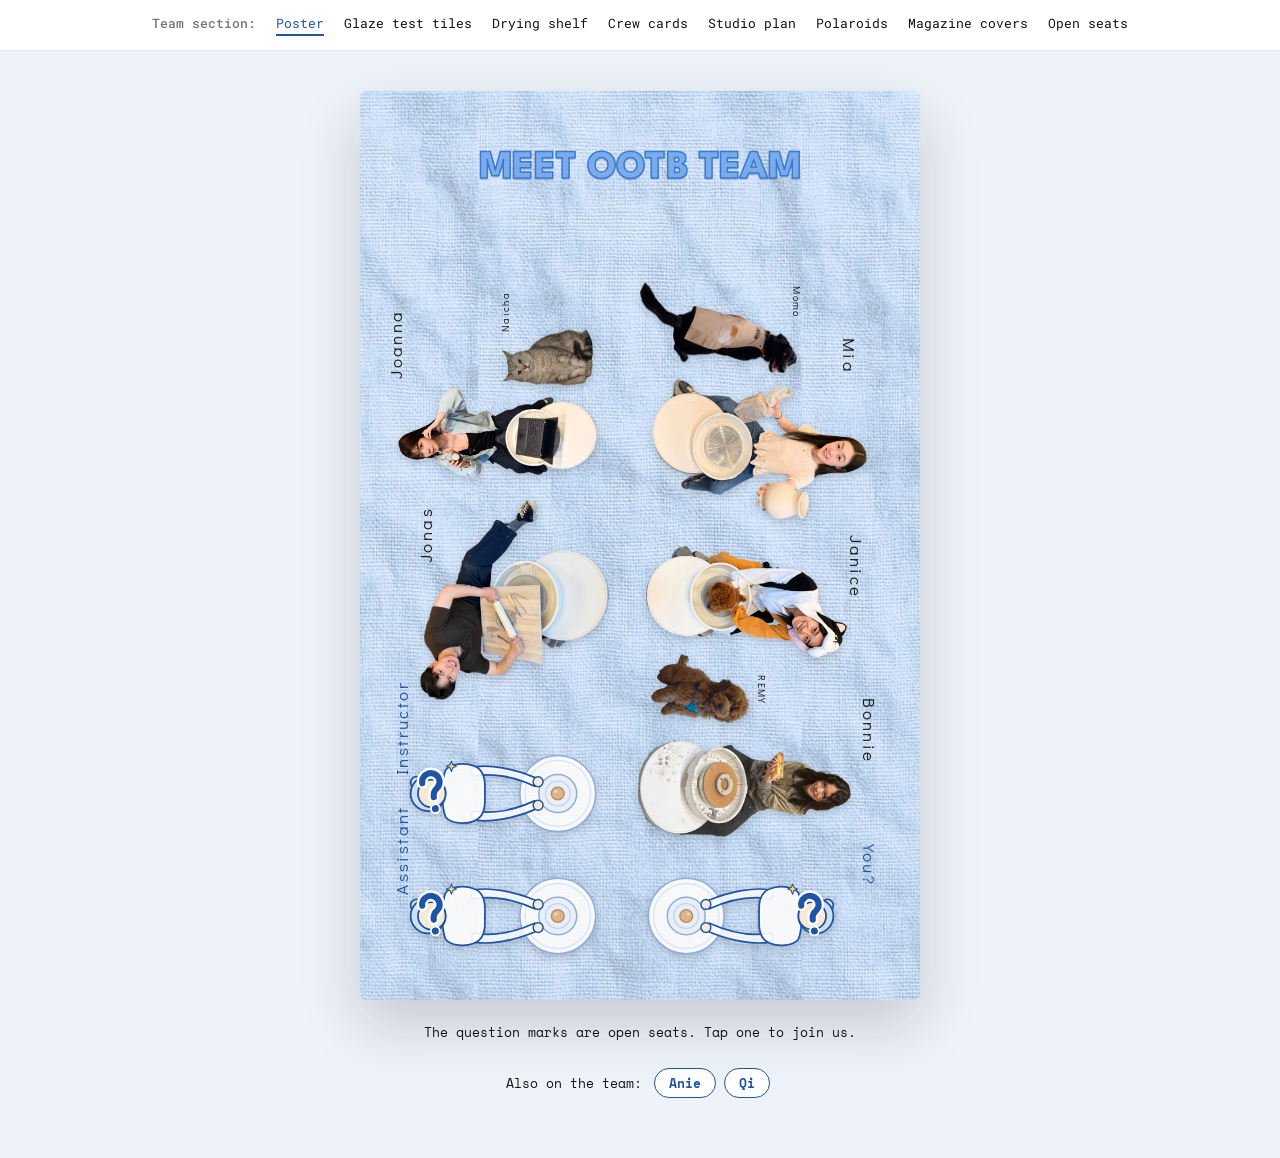
<file: index.html>
<!doctype html>
<html lang="en">
<head>
<meta charset="utf-8">
<meta name="viewport" content="width=device-width, initial-scale=1">
<title>Meet the Team, Option 1: Poster | OOTB Pottery</title>
<meta name="robots" content="noindex, nofollow">
<link rel="preconnect" href="https://fonts.googleapis.com">
<link href="https://fonts.googleapis.com/css2?family=Fredoka:wght@600;700&family=League+Spartan:wght@800&family=Didact+Gothic&family=Space+Mono:wght@400;700&family=Roboto+Mono:wght@400;500&display=swap" rel="stylesheet">
<link rel="stylesheet" href="join.css">
<style>
body{margin:0;background:#fff;color:#121212;font-family:"Space Mono",ui-monospace,monospace}

/* ===== Section (becomes sections/ootb-team.liquid) ===== */
.ootb-team{--blue:#1E54A3;padding:40px 16px 56px;background:#eef3fa}

/* Blue linen tablecloth, drawn in CSS (wrinkles = SVG noise, weave = fine lines) */
.board{
  position:relative;width:min(100%,560px);aspect-ratio:385/625;margin:0 auto;border-radius:6px;overflow:hidden;
  background-color:#c9dcf4;
  background:#c9dcf4 url(img/bg.webp) center/cover no-repeat;
  box-shadow:0 24px 60px rgba(18,18,18,.18)
}
.board h2{
  position:absolute;left:0;right:0;top:6.5%;margin:0;text-align:center;
  font-family:"League Spartan",sans-serif;font-weight:800;font-size:clamp(22px,6.6vw,40px);letter-spacing:-.01em;
  color:#79acec;-webkit-text-stroke:1.5px #3f78c9;text-shadow:0 2px 0 rgba(30,84,163,.25)
}
.nm{
  position:absolute;transform:translate(-50%,-50%) rotate(var(--r));white-space:nowrap;pointer-events:none;
  font-family:"Didact Gothic",sans-serif;font-weight:400;font-size:clamp(11px,3.1vw,17px);letter-spacing:.14em;color:#1a1a1a
}
.nm.small{font-size:clamp(7px,1.9vw,10px)}
.cut{
  all:unset;position:absolute;cursor:pointer;transition:transform .25s,filter .25s;
  filter:drop-shadow(0 3px 4px rgba(18,18,18,.18))
}
.cut img{width:100%;height:100%;display:block;object-fit:contain;pointer-events:none}
.cut:hover,.cut:focus-visible{transform:scale(1.07);z-index:3;filter:drop-shadow(0 12px 14px rgba(30,84,163,.35))}
.cut .tip{position:absolute;left:50%;top:-4px;transform:translate(-50%,-100%);white-space:nowrap;pointer-events:none;
  background:var(--blue);color:#fff;font:700 12px "Space Mono",monospace;padding:3px 10px;border-radius:20px;opacity:0;transition:opacity .2s}
.cut:hover .tip,.cut:focus-visible .tip{opacity:1}
.cut.openseat img{transform-origin:50% 60%}
.cut.openseat:hover img,.cut.openseat:focus-visible img{animation:seat-wiggle .6s ease}
@keyframes seat-wiggle{25%{transform:rotate(-3deg)}60%{transform:rotate(2.5deg)}}
.cut.openseat .tip{background:#ffd666;color:#121212}
.nm.openlabel{color:#1E54A3;font-weight:400}
.also{text-align:center;margin:22px 0 0;font-size:13px}
.also button{font:inherit;font-weight:700;cursor:pointer;border:1.5px solid var(--blue);color:var(--blue);background:#fff;border-radius:20px;padding:4px 14px;margin:4px}
.also button:hover{background:var(--blue);color:#fff}

/* Popup: photo left, bio right */
.tm-pop{position:fixed;inset:0;z-index:50;display:none;place-items:center;padding:16px;background:rgba(18,18,18,.55)}
.tm-pop.open{display:grid;animation:fade .2s}
.tm-card{position:relative;width:min(960px,100%);max-height:calc(100vh - 32px);overflow:auto;background:#fff;border-radius:22px;
  display:grid;grid-template-columns:1fr 1fr;box-shadow:0 30px 80px rgba(0,0,0,.35);animation:rise .25s}
.tm-card .photo{position:relative;min-height:440px;display:grid;place-items:center;overflow:hidden;background:#c9dcf4 url(img/bg.webp) center/cover}
.tm-card .photo img{position:absolute;inset:7%;width:86%;height:86%;object-fit:contain;transform:rotate(var(--up,0deg));filter:drop-shadow(0 8px 12px rgba(18,18,18,.2))}
.tm-card .photo .ini{font-family:"Fredoka",sans-serif;font-size:110px;color:var(--blue)}
.tm-card .body{padding:36px 34px;display:flex;flex-direction:column}
.tm-card .role{font-size:12px;text-transform:uppercase;letter-spacing:.12em;color:var(--blue);margin:0 0 4px}
.tm-card h3{margin:0 0 14px;font-family:"Fredoka",sans-serif;font-size:40px}
.tm-card .tags{display:flex;flex-wrap:wrap;gap:8px;margin:0 0 18px;padding:0;list-style:none}
.tm-card .tags li{font-size:12px;border:1.5px solid var(--blue);color:var(--blue);border-radius:20px;padding:3px 10px}
.tm-card .bio{margin:0;font-size:15px;line-height:1.7}
.tm-card .nav{margin-top:auto;padding-top:24px;display:flex;justify-content:space-between;gap:10px}
.tm-card .nav button,.tm-card .x{font:inherit;cursor:pointer;border:1.5px solid var(--blue);color:var(--blue);background:#fff;border-radius:30px;padding:8px 16px}
.tm-card .nav button:hover{background:var(--blue);color:#fff}
.tm-card .x{position:absolute;top:12px;right:12px;width:40px;height:40px;padding:0;font-size:20px;line-height:1;z-index:1}
@keyframes fade{from{opacity:0}}
@keyframes rise{from{transform:translateY(20px);opacity:0}}
@media (max-width:760px){
  .tm-card{grid-template-columns:1fr}
  .tm-card .photo{aspect-ratio:auto;height:300px}
  .tm-card .body{padding:24px 20px}
  .tm-card h3{font-size:30px}
}
</style>
</head>
<body>

<nav style="display:flex;flex-wrap:wrap;gap:6px 20px;align-items:baseline;justify-content:center;padding:14px 16px;border-bottom:1px solid #e4e4e4;font:13px 'Roboto Mono',monospace">
  <b style="font-weight:500;color:#777">Team section:</b>
  <a href="index.html" style="color:#1E54A3;text-decoration:none;padding-bottom:2px;border-bottom:2px solid #1E54A3">Poster</a>
  <a href="v2-tiles.html" style="color:#121212;text-decoration:none;padding-bottom:2px;border-bottom:2px solid transparent">Glaze test tiles</a>
  <a href="v3-shelf.html" style="color:#121212;text-decoration:none;padding-bottom:2px;border-bottom:2px solid transparent">Drying shelf</a>
  <a href="v4-cards.html" style="color:#121212;text-decoration:none;padding-bottom:2px;border-bottom:2px solid transparent">Crew cards</a>
  <a href="v5-plan.html" style="color:#121212;text-decoration:none;padding-bottom:2px;border-bottom:2px solid transparent">Studio plan</a>
  <a href="v6-polaroids.html" style="color:#121212;text-decoration:none;padding-bottom:2px;border-bottom:2px solid transparent">Polaroids</a>
  <a href="v7-covers.html" style="color:#121212;text-decoration:none;padding-bottom:2px;border-bottom:2px solid transparent">Magazine covers</a>
  <a href="v8-open-seats.html" style="color:#121212;text-decoration:none;padding-bottom:2px;border-bottom:2px solid transparent">Open seats</a>
</nav>

<section class="ootb-team" aria-label="Meet the OOTB team">
  <div class="board" id="board"><h2>MEET OOTB TEAM</h2></div>
  <p class="also" id="also">Also on the team: </p>
</section>

<div class="tm-pop" id="pop" role="dialog" aria-modal="true" aria-labelledby="p-name">
  <article class="tm-card">
    <button class="x" id="p-x" aria-label="Close">×</button>
    <div class="photo" id="p-photo"></div>
    <div class="body">
      <p class="role" id="p-role"></p>
      <h3 id="p-name"></h3>
      <ul class="tags" id="p-tags"></ul>
      <p class="bio" id="p-bio"></p>
      <div class="nav"><button id="p-prev">← Previous</button><button id="p-next">Next →</button></div>
    </div>
  </article>
</div>

<script src="join.js"></script>
<script>
/* Layout is measured on Joanna's 385 x 625 poster.
   box = where the cut-out sits, label = [x, y, rotation] of the name, up = turn that makes the person upright in the popup.
   In Shopify each member becomes a section block (photo, cut-out, name, role, specialties, bio). */
const TEAM = [
  {name:"Joanna", role:"Co-founder", box:[19,204,170,266], label:[24,174,-90], up:90, tags:["Big picture ideas","Brand building","New experiences"],
   bio:"Meet Joanna! The big picture thinker and idea generator behind OOTB. With an entrepreneurial spirit and a love for turning ideas into reality, she's always dreaming up new projects and finding ways to bring people together. From building the OOTB brand to creating new experiences, she loves making things happen (and occasionally having way too many ideas at once!). For her, OOTB is more than a pottery studio: it's a place for creativity, connection, and a little bit of chaos."},
  {name:"Naicha", role:"Studio friend", pet:true, box:[97,160,160,206], label:[100,152,-90], tags:[], bio:"Bio coming soon."},
  {name:"Momo", role:"Studio friend", pet:true, box:[192,131,301,194], label:[300,145,90], up:-90, tags:[], bio:"Bio coming soon."},
  {name:"Mia", role:"Co-founder", box:[196,197,352,294], label:[336,182,90], up:-90, tags:[], bio:"Bio coming soon."},
  {name:"Jonas", role:"OOTB team", box:[41,280,171,420], label:[45,305,-90], tags:["Plant parent","Side quests","Getting your hands dirty"],
   bio:"This is Jonas, a part time plant parent, full time creative with too many side quests. Currently accepting clay as another personality trait. If I'm not making something, I'm probably thinking about making something. Here to help you get your hands dirty. No, your pottery does not have to look like the Pinterest reference."},
  {name:"Janice", role:"OOTB team", box:[193,313,339,392], label:[341,327,90], up:-90, tags:["Whimsical ceramics","Everyday inspiration","2 cats and a puppy"],
   bio:"Meet Janice, a clay enthusiast with too many hobbies and not enough hours. She makes whimsical ceramics inspired by everyday things and joined OOTB to help others fall in love with clay, wobbles and all. She is also a proud mom to 2 cats and one puppy. If she's not at the studio, she's probably thinking about being at the studio."},
  {name:"Remy", role:"Chief greeter", pet:true, box:[200,387,268,435], label:[276,412,90], tags:["Greeting everyone","Floor supervisor","Paid in treats"],
   bio:"Meet Remy, OOTB's cutest employee. He's just a puppy but already has a full time job greeting everyone who walks in. You can find him at the studio on occasional weekdays, supervising from the floor and accepting treats as payment."},
  {name:"Bonnie", role:"Instructor", box:[189,446,340,513], label:[350,440,90], up:-90, tags:["Multidisciplinary artist","3 years in ceramics","Nature and movies"],
   bio:"I'm a multidisciplinary artist and I am one of the instructors at OOTB. I have been working with ceramics for about three years now. Outside of ceramics, I enjoy being outside in nature and watching movies. My teaching philosophy is that failure is a part of great artmaking!"},
  {name:"Anie", role:"Instructor", tags:["Organic shaped vessels","Candle lit dinners","Patience and intention"],
   bio:"Meet Anie! An instructor at OOTB who loves to make organic shaped vessels. Outside of making pots, she loves to bike around the city and host candle lit dinner parties with friends. She joined OOTB to combine her love of pottery and hosting, to build a community and teach skills of patience, gratitude, and intentionality."},
  {name:"Qi", role:"OOTB team", tags:[], bio:"Qi is joining the team. Bio coming soon."},
];

const board = document.getElementById('board'), also = document.getElementById('also'), pop = document.getElementById('pop');
const X = v => v / 3.85 + '%', Y = v => v / 6.25 + '%';
const HD = ['naicha','joanna','momo','mia','jonas','janice','remy','nadine','bonnie'];   // HD cut-outs from Joanna, Nov 4
const hd = m => HD.includes(m.name.toLowerCase());
const img = m => hd(m) ? `img/board/${m.name.toLowerCase()}.webp` : `img/cut/${m.name.toLowerCase()}.png`;
const big = m => hd(m) ? `img/md/${m.name.toLowerCase()}.webp` : img(m);
const els = TEAM.map((m, i) => {
  const b = document.createElement('button');
  b.type = 'button'; b.setAttribute('aria-label', 'Meet ' + m.name); b.onclick = () => open(i);
  if (m.box) {
    const [x1, y1, x2, y2] = m.box;
    b.className = 'cut';
    Object.assign(b.style, {left: X(x1), top: Y(y1), width: X(x2 - x1), height: Y(y2 - y1)});
    b.innerHTML = `<img src="${img(m)}" alt=""><span class="tip">Meet ${m.name}</span>`;
    board.appendChild(b);
    const n = document.createElement('span');
    n.className = 'nm' + (m.pet ? ' small' : '');
    n.textContent = m.name === 'Remy' ? 'REMY' : m.name;
    Object.assign(n.style, {left: X(m.label[0]), top: Y(m.label[1])});
    n.style.setProperty('--r', m.label[2] + 'deg');
    board.appendChild(n);
  } else {
    b.textContent = m.name;   // not on the poster yet
    also.appendChild(b);
  }
  return b;
});
if (!also.querySelector('button')) also.remove();

/* Open seats: a soft drawing of someone with a question mark, sitting at a wheel (img/open-seat.svg, flipped copy for the right column). Tap one to ask to join (preview, sends nothing). */
const joinSeat = joinDialog();
[{k:0, box:[23,454,169,512], label:[28,438,-90], word:'Instructor'},
 {k:1, box:[23,538,169,596], label:[28,522,-90], word:'Assistant'},
 {k:2, box:[189,538,340,596], label:[350,532,90], word:'You?', flip:true}].forEach(o => {
  const b = document.createElement('button');
  b.type = 'button'; b.className = 'cut openseat'; b.setAttribute('aria-label', 'Open seat: ' + OPEN_SEATS[o.k].role);
  const [x1, y1, x2, y2] = o.box;
  Object.assign(b.style, {left: X(x1), top: Y(y1), width: X(x2 - x1), height: Y(y2 - y1)});
  b.innerHTML = `<img src="img/open-seat${o.flip ? '-flip' : ''}.svg" alt=""><span class="tip">Take this seat</span>`;
  b.onclick = () => joinSeat(o.k, b);
  board.appendChild(b);
  const n = document.createElement('span');
  n.className = 'nm openlabel'; n.textContent = o.word;
  Object.assign(n.style, {left: X(o.label[0]), top: Y(o.label[1])});
  n.style.setProperty('--r', o.label[2] + 'deg');
  board.appendChild(n);
});
const hint = document.createElement('p');
hint.className = 'also'; hint.textContent = 'The question marks are open seats. Tap one to join us.';
board.after(hint);

let cur = 0, opener = null;
function fill(i){
  const m = TEAM[cur = (i + TEAM.length) % TEAM.length], ph = document.getElementById('p-photo');
  ph.innerHTML = m.box ? `<img src="${big(m)}" alt="${m.name} at OOTB Pottery">` : `<span class="ini">${m.name[0]}</span>`;
  ph.style.setProperty('--up', (hd(m) ? 0 : m.up || 0) + 'deg');
  document.getElementById('p-role').textContent = m.role;
  document.getElementById('p-name').textContent = m.name;
  document.getElementById('p-tags').innerHTML = m.tags.map(t => `<li>${t}</li>`).join('');
  document.getElementById('p-bio').textContent = m.bio;
}
function open(i){ opener = els[i]; fill(i); pop.classList.add('open'); document.getElementById('p-x').focus(); }
function close(){ pop.classList.remove('open'); opener && opener.focus(); }
document.getElementById('p-x').onclick = close;
document.getElementById('p-prev').onclick = () => fill(cur - 1);
document.getElementById('p-next').onclick = () => fill(cur + 1);
pop.addEventListener('click', e => { if (e.target === pop) close(); });
if (/^#open=\d+$/.test(location.hash)) open(+location.hash.slice(6));   // deep link, e.g. #open=2
addEventListener('keydown', e => {
  if (!pop.classList.contains('open')) return;
  if (e.key === 'Escape') close();
  if (e.key === 'ArrowRight') fill(cur + 1);
  if (e.key === 'ArrowLeft') fill(cur - 1);
});
</script>
</body>
</html>
</file>
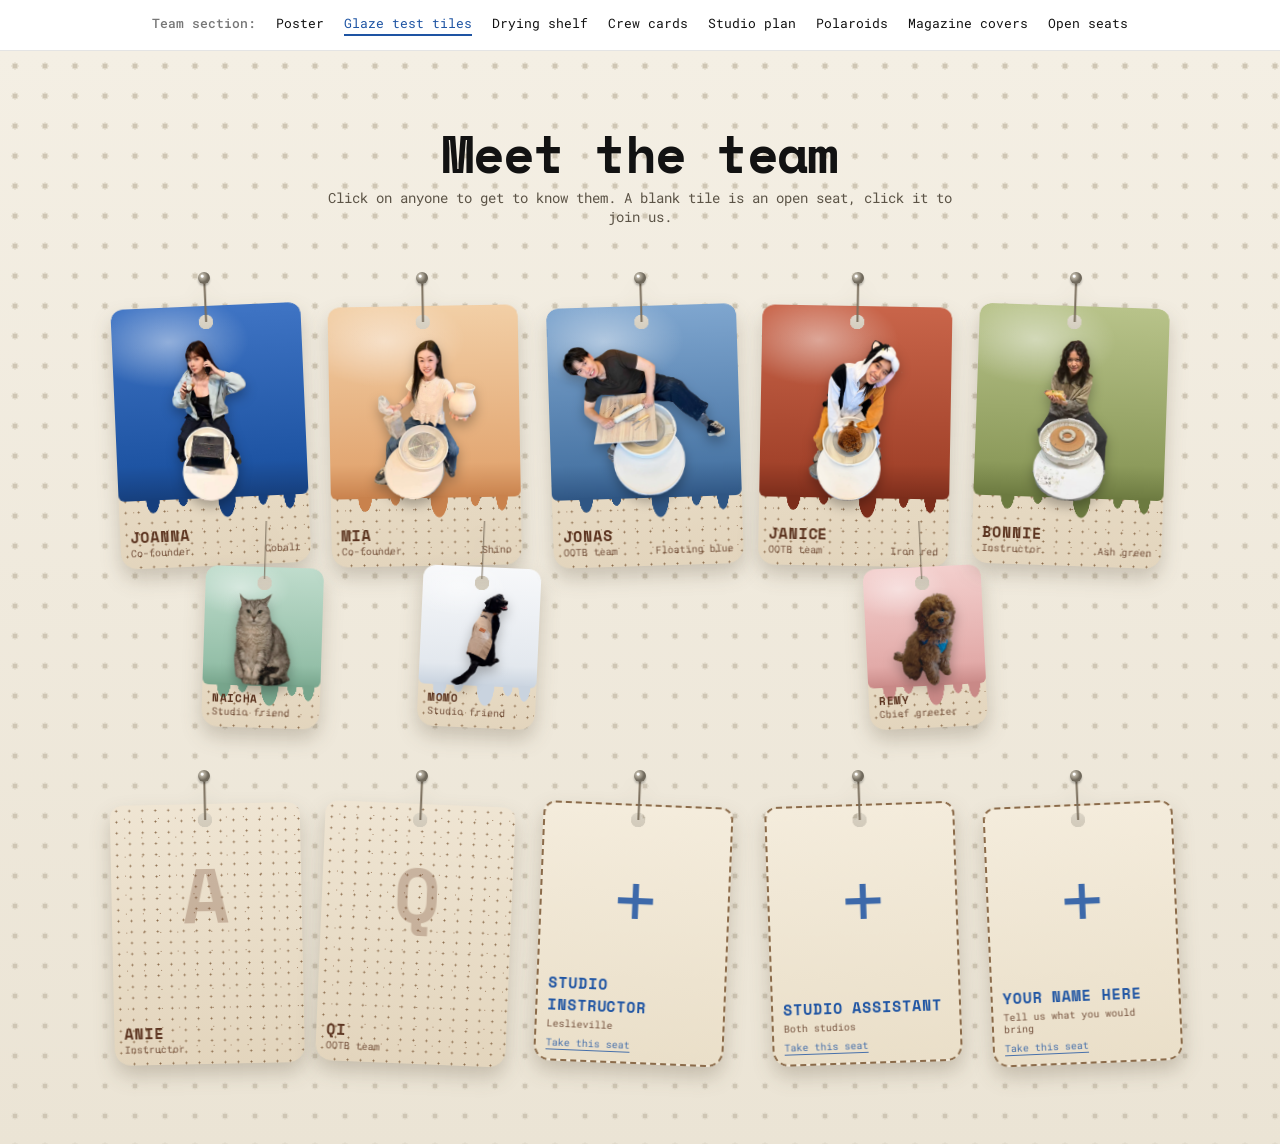
<file: v2-tiles.html>
<!doctype html>
<html lang="en">
<head>
<meta charset="utf-8">
<meta name="viewport" content="width=device-width, initial-scale=1">
<title>Meet the Team, Option 2: Glaze test tiles | OOTB Pottery</title>
<meta name="robots" content="noindex, nofollow">
<link rel="preconnect" href="https://fonts.googleapis.com">
<link href="https://fonts.googleapis.com/css2?family=League+Spartan:wght@500;800&family=Space+Mono:wght@400;700&family=Roboto+Mono:wght@400;500&display=swap" rel="stylesheet">
<link rel="stylesheet" href="shared.css">
<style>
body{margin:0;background:#fff;color:#121212;font-family:"Roboto Mono",ui-monospace,monospace}

/* ===== Section: studio pegboard wall with glaze test tiles ===== */
.tiles-sec{--blue:#1E54A3;padding:64px 16px 80px;
  background:
    radial-gradient(circle,#cfc6b4 0 2.2px,#e3dccd 2.6px 3.4px,transparent 3.8px) 0 0/30px 30px,
    linear-gradient(180deg,#f4efe4,#ebe4d5);
  overflow:hidden}
.tiles-head{text-align:center;max-width:640px;margin:0 auto 46px}
.tiles-head .kicker{display:inline-block;font-size:11px;letter-spacing:.2em;text-transform:uppercase;color:#6b3e26;border:1.5px dashed #6b3e26;border-radius:4px;padding:4px 10px;transform:rotate(-1.5deg);background:#f7f2e8}
.tiles-head h2{margin:14px 0 10px;font-family:"Space Mono",monospace;font-weight:800;font-size:clamp(34px,7vw,64px);line-height:.95;letter-spacing:-.02em;color:var(--blue)}
.tiles-head p{margin:0;font-size:14px;color:#5b5346}

.tiles{list-style:none;margin:0 auto;padding:0;max-width:1120px;display:flex;flex-wrap:wrap;justify-content:center;gap:54px 28px}
.tiles li{position:relative;padding-top:34px;width:190px}
/* nail + string */
.tiles li::before{content:"";position:absolute;left:50%;top:0;width:12px;height:12px;margin-left:-6px;border-radius:50%;
  background:radial-gradient(circle at 35% 35%,#fff 0 1px,#b9b2a3 2px,#6f685b 6px);box-shadow:0 2px 2px rgba(0,0,0,.25);z-index:2}
.tile{all:unset;box-sizing:border-box;position:relative;display:block;width:100%;aspect-ratio:3/4.1;cursor:pointer;
  transform-origin:50% -28px;transform:rotate(var(--tilt));transition:transform .35s cubic-bezier(.3,1.6,.5,1),filter .3s;
  filter:drop-shadow(0 10px 10px rgba(60,45,25,.22))}
.tile::before{content:"";position:absolute;left:50%;top:-28px;width:1.5px;height:44px;background:#7a6e5c;transform:translateX(-50%);z-index:1}
.tile .body{position:absolute;inset:0;border-radius:12px 12px 16px 16px;overflow:hidden;
  /* raw speckled stoneware */
  background:
    radial-gradient(circle,#8b6b4a 0 .8px,transparent 1.2px) 0 0/13px 11px,
    radial-gradient(circle,#a5876a 0 .6px,transparent 1px) 6px 4px/17px 19px,
    linear-gradient(#efe5d3,#e3d5bd);
  -webkit-mask:radial-gradient(circle at 50% 16px,transparent 7px,#000 7.5px);mask:radial-gradient(circle at 50% 16px,transparent 7px,#000 7.5px)}
/* the glaze: pools darker at the bottom, glossy highlight up top, drips over the raw clay */
.tile .glaze{position:absolute;left:0;right:0;top:0;height:74%;
  background:
    radial-gradient(70% 40% at 30% 18%,rgba(255,255,255,.45),transparent 60%),
    linear-gradient(180deg,var(--g1),var(--g2) 82%,var(--g3));
  border-radius:0 0 6px 6px}
.tile .glaze::after{content:"";position:absolute;left:0;right:0;top:calc(100% - 2px);height:26px;
  background:
    radial-gradient(7px 15px at 18% 0,var(--g3) 96%,transparent),
    radial-gradient(5px 9px at 34% 0,var(--g3) 96%,transparent),
    radial-gradient(9px 22px at 57% 0,var(--g3) 96%,transparent),
    radial-gradient(5px 11px at 76% 0,var(--g3) 96%,transparent),
    radial-gradient(6px 16px at 90% 0,var(--g3) 96%,transparent)}
.tile img{position:absolute;left:8%;right:8%;top:13%;width:84%;height:62%;object-fit:contain;
  filter:drop-shadow(0 6px 6px rgba(0,0,0,.28));transition:transform .35s}
.tile .ini{position:absolute;left:0;right:0;top:20%;text-align:center;font:800 76px/1 "Space Mono",monospace;color:rgba(107,62,38,.28)}
/* written in underglaze pencil on the raw clay */
.tile .label{position:absolute;left:10px;right:10px;bottom:9px;color:#5a321e;line-height:1.15}
.tile .label b{display:block;font:700 15px "Space Mono",monospace;letter-spacing:.06em;text-transform:uppercase}
.tile .label small{display:flex;justify-content:space-between;font-size:10px;opacity:.8}
.tile:hover,.tile:focus-visible{animation:swing .9s ease-out;filter:drop-shadow(0 18px 16px rgba(30,84,163,.28))}
.tile:hover img,.tile:focus-visible img{transform:scale(1.06) translateY(-3px)}
.tile:focus-visible .body{outline:3px solid var(--blue);outline-offset:3px}
@keyframes swing{0%{transform:rotate(var(--tilt))}25%{transform:rotate(calc(var(--tilt) + 5deg))}50%{transform:rotate(calc(var(--tilt) - 3deg))}75%{transform:rotate(calc(var(--tilt) + 1.5deg))}100%{transform:rotate(var(--tilt))}}
/* not glazed yet: bisque tile */
.tile.bisque .glaze{display:none}
/* open seats: an unglazed tile with a pencil outline, waiting for a name */
.tile.openseat .body{border:2px dashed #8b6b4a;background:linear-gradient(#f4ecdc,#eadfc9)}
.tile.openseat .plus{position:absolute;left:0;right:0;top:20%;text-align:center;font:400 84px/1 "Space Mono",monospace;color:var(--blue);opacity:.85}
.tile.openseat .label b{color:var(--blue)}
.tile.openseat .label small{display:block;margin-top:3px}
.tile.openseat .label .cta{display:inline-block;margin-top:5px;font-size:10px;border-bottom:1px solid var(--blue);color:var(--blue);opacity:1}
.tile.openseat:hover .plus,.tile.openseat:focus-visible .plus{opacity:1}
/* pet tile, hanging off the bottom of its person's tile */
.tiles li.has-pet{margin-bottom:150px}
.tile.mini{position:absolute;right:-26px;top:calc(34px + 100% * 0);width:62%;margin-top:0}
.tiles li.has-pet .tile.mini{top:auto;bottom:-162px}
.tile.mini::before{top:-46px;height:58px}
.tile.mini .label b{font-size:11px}.tile.mini .label small span:last-child{display:none}
.tile.mini img{top:16%;height:58%}
.tiles-foot{text-align:center;margin:56px 0 0;font-size:12px;color:#6b5f4e}
@media (max-width:520px){.tiles{gap:44px 18px}.tiles li{width:calc(50% - 9px)}.tile.mini{right:8%;width:70%}.tiles li.has-pet .tile.mini{bottom:-150px}.tiles li.has-pet{margin-bottom:140px}.tile .label small span:last-child{display:none}.tiles-head{margin-bottom:30px}.tile .label b{font-size:13px}}
.tiles-head h2{font-family:"Space Mono",monospace;font-weight:700;letter-spacing:-.03em;text-transform:none;font-size:clamp(32px,6vw,52px);color:#121212}
</style>
</head>
<body>

<section class="tiles-sec" aria-label="Meet the OOTB team">
  <header class="tiles-head">
    <h2>Meet the team</h2>
    <p>Click on anyone to get to know them. A blank tile is an open seat, click it to join us.</p>
  </header>
  <ul class="tiles" id="tiles"></ul>
</section>

<script src="join.js"></script>
<script src="team.js"></script>
<script>
versionNav('v2-tiles.html');
/* glaze name, top colour, pooled colour, drip edge */
const GLAZES = [
  ["Cobalt", "#3f74c4", "#1E54A3", "#163f7d"],
  ["Celadon", "#bfdccc", "#94bfa8", "#77a58c"],
  ["Shino", "#f2cfa6", "#e3a874", "#c9824d"],
  ["Chun white", "#f7f8fa", "#e3e8ee", "#c9d3df"],
  ["Floating blue", "#7fa6cf", "#4b77a6", "#2f5684"],
  ["Iron red", "#c9654a", "#a3432b", "#7c2d1b"],
  ["Satin pink", "#f3cfcd", "#e2aaa8", "#c98987"],
  ["Ash green", "#b8c38a", "#8d9b5c", "#6c7a40"],
  ["Tenmoku", "#7b4a2e", "#4a2c1d", "#2c1a10"],
  ["Honey", "#ecbf66", "#d69a3c", "#b07726"],
  ["Oatmeal", "#efe6d4", "#d9ccb4", "#bcae92"],
];
const tilt = i => [-2.5, 1.8, -1, 2.6, -1.8, 1, -2.8, 2, -1.2, 2.4, -2][i % 11] + 'deg';
const glazeOf = i => GLAZES[i % GLAZES.length];
const open = teamPopup({
  photoBg: (m, i) => m.hd ? `radial-gradient(70% 50% at 30% 20%,rgba(255,255,255,.45),transparent 60%),linear-gradient(180deg,${glazeOf(i)[1]},${glazeOf(i)[2]} 80%,${glazeOf(i)[3]})` : '#e3d5bd',
});
const ul = document.getElementById('tiles');
const tile = (m, cls = '') => {
  const i = idx(m), [gname, g1, g2, g3] = glazeOf(i);
  const b = document.createElement('button');
  b.className = `tile${m.hd ? '' : ' bisque'}${cls}`; b.type = 'button'; b.setAttribute('aria-label', `Meet ${m.name}, ${m.role}`);
  b.style.cssText = `--tilt:${tilt(i)};--g1:${g1};--g2:${g2};--g3:${g3}`;
  b.innerHTML = `<span class="body"><span class="glaze"></span>
      ${m.hd ? `<img src="${thumb(m)}" alt="" loading="lazy">` : `<span class="ini">${m.name[0]}</span>`}
      <span class="label"><b>${m.name}</b><small><span>${m.role}</span><span>${m.hd ? gname : ''}</span></small></span></span>`;
  b.onclick = e => { e.stopPropagation(); open(i, b); };
  return b;
};
/* each person's tile, with their pet on a little tile hanging underneath */
people().forEach(m => {
  const li = document.createElement('li');
  li.appendChild(tile(m));
  petsOf(m).forEach(p => { li.classList.add('has-pet'); li.appendChild(tile(p, ' mini')); });
  ul.appendChild(li);
});

/* open seats: blank tiles, click to ask to join */
const joinSeat = joinDialog();
OPEN_SEATS.forEach((seat, k) => {
  const li = document.createElement('li');
  const b = document.createElement('button');
  b.className = 'tile bisque openseat'; b.type = 'button'; b.setAttribute('aria-label', `Open seat: ${seat.role}`);
  b.style.cssText = `--tilt:${tilt(20 + k)}`;
  b.innerHTML = `<span class="body"><span class="plus">+</span>
      <span class="label"><b>${seat.role}</b><small><span>${seat.where}</span></small><small><span class="cta">Take this seat</span></small></span></span>`;
  b.onclick = e => { e.stopPropagation(); joinSeat(k, b); };
  li.appendChild(b); ul.appendChild(li);
});
</script>
</body>
</html>
</file>
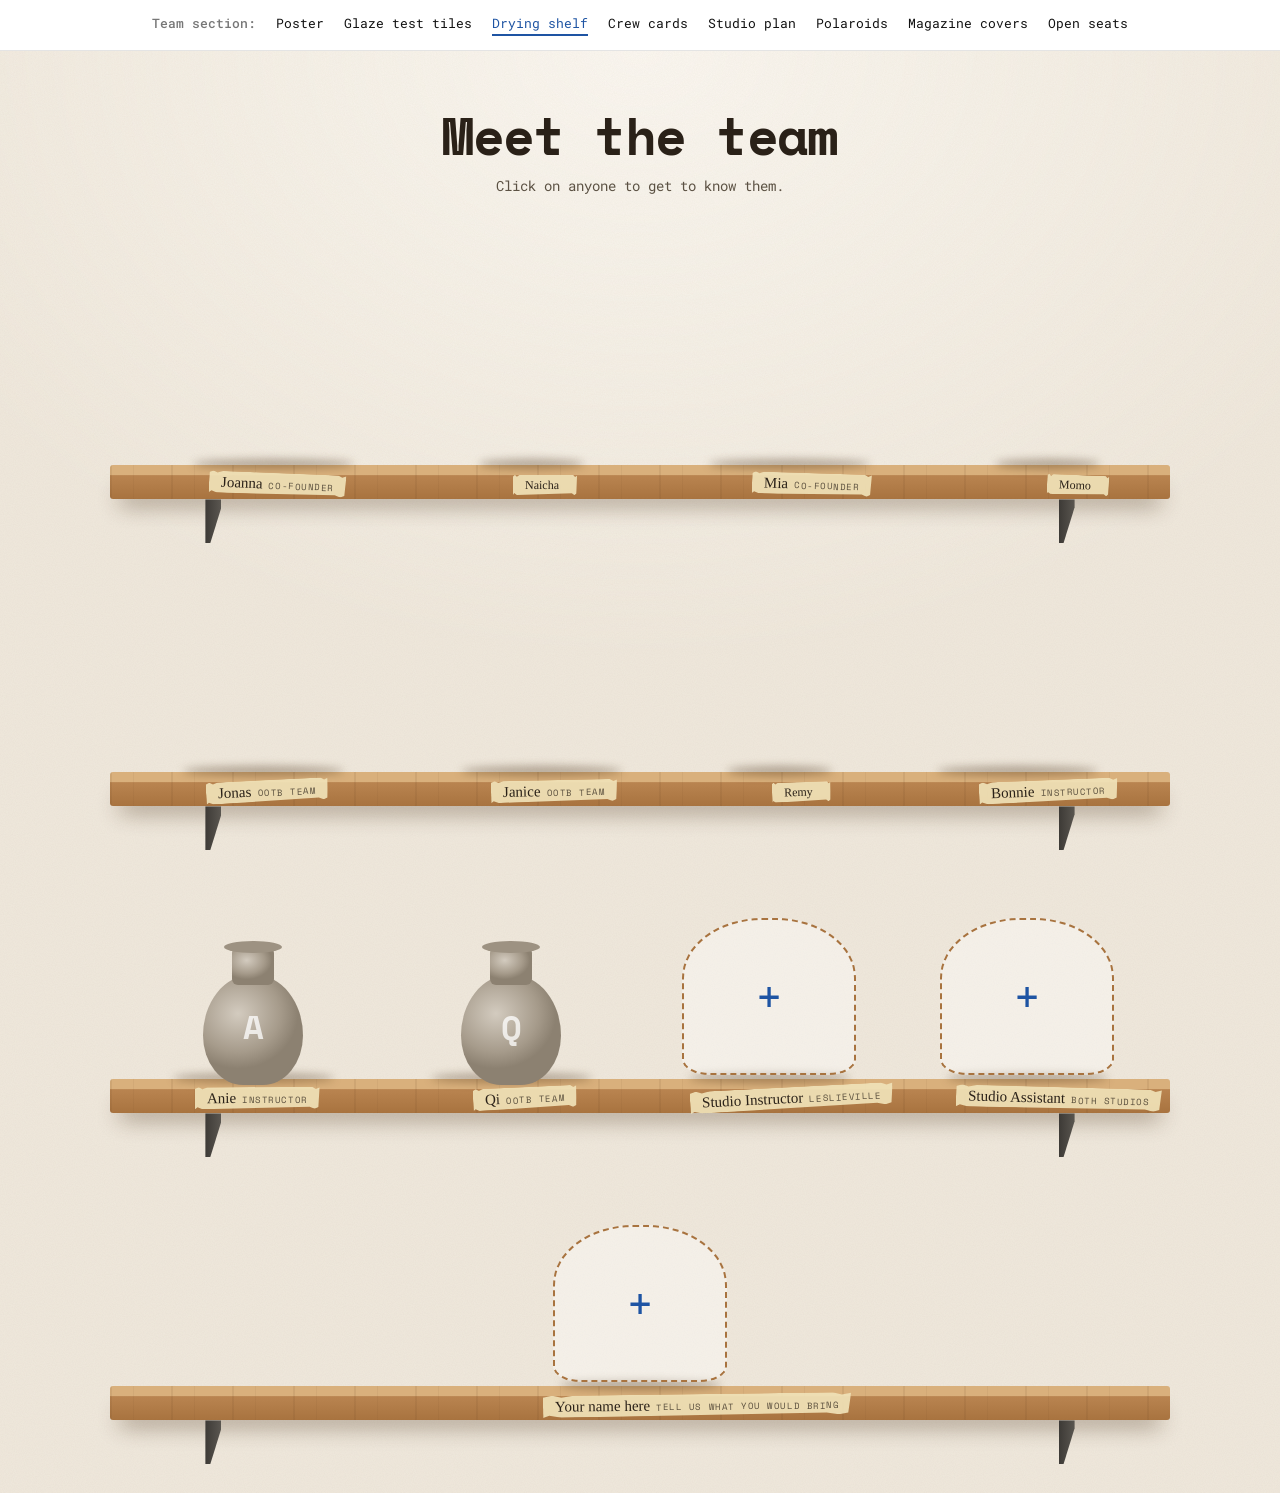
<file: v3-shelf.html>
<!doctype html>
<html lang="en">
<head>
<meta charset="utf-8">
<meta name="viewport" content="width=device-width, initial-scale=1">
<title>Meet the Team, Option 3: Drying shelf | OOTB Pottery</title>
<meta name="robots" content="noindex, nofollow">
<link rel="preconnect" href="https://fonts.googleapis.com">
<link href="https://fonts.googleapis.com/css2?family=League+Spartan:wght@500;800&family=Permanent+Marker&family=Space+Mono:wght@400;700&family=Roboto+Mono:wght@400;500&display=swap" rel="stylesheet">
<link rel="stylesheet" href="shared.css">
<style>
body{margin:0;background:#fff;color:#121212;font-family:"Roboto Mono",ui-monospace,monospace}

/* ===== Section: plaster studio wall with wooden drying shelves ===== */
.shelf-sec{--blue:#1E54A3;--wood:#c89a66;padding:60px 16px 70px;overflow:hidden;
  background:
    url("data:image/svg+xml,%3Csvg xmlns='http://www.w3.org/2000/svg' width='400' height='400'%3E%3Cfilter id='n'%3E%3CfeTurbulence type='fractalNoise' baseFrequency='.9' numOctaves='2' seed='3'/%3E%3CfeColorMatrix values='0 0 0 0 .45  0 0 0 0 .38  0 0 0 0 .3  0 0 0 .09 0'/%3E%3C/filter%3E%3Crect width='400' height='400' filter='url(%23n)'/%3E%3C/svg%3E"),
    radial-gradient(90% 60% at 50% 0,#fbf7f0,transparent 70%),
    #efe8dc}
.shelf-head{position:relative;max-width:1000px;margin:0 auto 26px;text-align:center}
.shelf-head h2{margin:0;font-family:"Space Mono",monospace;font-weight:800;font-size:clamp(36px,7.5vw,70px);letter-spacing:-.02em;line-height:.95;color:#2a2118}
.shelf-head h2 em{font-style:normal;color:var(--blue)}
/* masking tape note stuck to the wall */
.tape{display:inline-block;position:relative;font-family:"Permanent Marker",cursive;color:#2a2118;background:rgba(240,226,184,.92);
  padding:6px 16px 5px;box-shadow:0 1px 2px rgba(0,0,0,.12);
  clip-path:polygon(0 8%,3% 0,6% 9%,10% 1%,94% 0,97% 10%,100% 3%,99% 92%,96% 100%,92% 91%,6% 100%,2% 91%,0 100%)}
.shelf-head .tape{margin-top:16px;font-size:15px;transform:rotate(-2deg)}
.shelf-head p{margin:16px 0 0;font-size:14px;color:#5b5143}

.shelves{max-width:1060px;margin:0 auto}
.shelf{position:relative;margin-top:30px}
.shelf .row{position:relative;z-index:1;display:flex;justify-content:space-around;align-items:flex-end;gap:8px;padding:0 18px;min-height:240px}
/* plank: top surface + front edge, with grain */
.shelf .plank{position:relative;height:34px;border-radius:3px;
  background:
    repeating-linear-gradient(90deg,rgba(90,55,25,.09) 0 2px,transparent 2px 23px,rgba(90,55,25,.06) 23px 24px,transparent 24px 61px),
    linear-gradient(180deg,#d9b07c 0 30%,#b98450 31%,#a8733f 100%);
  box-shadow:0 16px 22px -10px rgba(60,35,10,.45)}
/* brackets */
.shelf .plank::before,.shelf .plank::after{content:"";position:absolute;top:100%;width:16px;height:44px;background:linear-gradient(90deg,#3d3a36,#5a5650);clip-path:polygon(0 0,100% 0,100% 18%,30% 100%,0 100%)}
.shelf .plank::before{left:9%}.shelf .plank::after{right:9%}
.shelf .tags{position:absolute;left:18px;right:18px;top:7px;display:flex;justify-content:space-around;gap:8px;z-index:2;pointer-events:none}
.shelf .tags .slot{flex:1 1 0;max-width:230px;text-align:center}.shelf .tags .slot.pet{flex:.62 1 0;max-width:150px}
.shelf .tags .tape{font-size:15px;padding:3px 12px 2px;white-space:nowrap}
.shelf .tags .tape small{font-family:"Space Mono",monospace;font-size:9px;letter-spacing:.06em;margin-left:6px;opacity:.75;text-transform:uppercase}

.piece{all:unset;position:relative;cursor:pointer;display:flex;align-items:flex-end;justify-content:center;flex:1 1 0;max-width:230px;height:240px;margin-bottom:-6px;transition:transform .3s cubic-bezier(.3,1.5,.5,1)}
.piece img{max-width:100%;max-height:100%;object-fit:contain;filter:drop-shadow(0 4px 3px rgba(40,25,10,.3));transition:filter .3s}
.piece::after{content:"";position:absolute;bottom:2px;left:15%;right:15%;height:10px;border-radius:50%;background:rgba(60,35,10,.35);filter:blur(4px);z-index:-1;transition:opacity .3s,transform .3s}
.piece:hover,.piece:focus-visible{transform:translateY(-12px)}
.piece:hover::after,.piece:focus-visible::after{opacity:.5;transform:translateY(12px) scale(.8)}
.piece:hover img,.piece:focus-visible img{filter:drop-shadow(0 16px 14px rgba(30,84,163,.35))}
.piece:focus-visible{outline:3px solid var(--blue);outline-offset:4px;border-radius:8px}
.piece.pet{flex:.62 1 0;height:150px;max-width:150px}
/* open seat: an empty spot on the shelf, drawn as the outline of a pot */
.piece.empty .ghostpot{width:74%;height:64%;margin-bottom:10px;display:grid;place-items:center;font:400 46px "Space Mono",monospace;color:#1E54A3;
  border:2px dashed #a8733f;border-radius:46% 46% 16% 16%/38% 38% 10% 10%;background:rgba(255,255,255,.38)}
.piece.empty:hover .ghostpot{background:rgba(255,214,102,.45)}
.shelf .tags .tape.pet{font-size:12px}

/* greenware pot, drawn in CSS, for anyone without a photo yet */
.pot{position:relative;width:110px;height:150px}
.pot i{position:absolute;display:block;background:radial-gradient(60% 50% at 35% 35%,#d3cbbf,#a69b8b 70%,#8c8171)}
.pot .b{left:5px;right:5px;bottom:0;height:110px;border-radius:48% 48% 40% 40%/55% 55% 45% 45%}
.pot .n{left:34px;right:34px;bottom:100px;height:38px;border-radius:6px}
.pot .l{left:26px;right:26px;bottom:132px;height:12px;border-radius:50%;background:#9d9282}
.pot b{position:absolute;left:0;right:0;top:66px;text-align:center;font:800 34px "Space Mono",monospace;color:rgba(255,255,255,.75)}

.shelf-foot{text-align:center;margin:60px 0 0;font-size:12px;color:#6b5f4e}
@media (max-width:760px){
  .shelf{margin-top:18px}
  .shelf .row{min-height:0;padding:0 10px;gap:6px}
  .shelf .tags{left:10px;right:10px;gap:6px}
  .piece{height:min(46vw,210px)}
  .piece.pet{height:min(30vw,130px)}
  .shelf .tags .tape{font-size:13px;padding:3px 9px 2px}
  .shelf .tags .tape small{display:none}
  .shelf .plank{height:26px}
}
.shelf-head h2{font-family:"Space Mono",monospace;font-weight:700;letter-spacing:-.03em;text-transform:none;font-size:clamp(32px,6vw,52px)}
</style>
</head>
<body>

<section class="shelf-sec" aria-label="Meet the OOTB team">
  <header class="shelf-head">
    <h2>Meet the team</h2>
    <p>Click on anyone to get to know them.</p>
  </header>
  <div class="shelves" id="shelves"></div>
</section>

<script src="join.js"></script>
<script src="team.js"></script>
<script>
versionNav('v3-shelf.html');
const open = teamPopup({
  photoBg: () => 'linear-gradient(180deg,transparent 78%,#b98450 78% 81%,#a8733f 81%),radial-gradient(90% 70% at 50% 20%,#fbf7f0,#e8dfd0)',
});
const tilt = () => (Math.random() * 6 - 3).toFixed(1) + 'deg';
/* Each person keeps their pet beside them. Groups are packed onto shelves:
   about 4 people wide on desktop, 2 on phones (a pet takes a bit over half a spot). */
const joinSeat = joinDialog();
const groups = [...people().map(m => [m, ...petsOf(m)]), ...OPEN_SEATS.map((s, k) => [{open: true, k, name: s.role, role: s.where}])];
const width = g => g.reduce((w, m) => w + (m.pet ? .6 : 1), 0);
function shelves(cap){
  const rows = [[]];
  groups.forEach(g => {
    const row = rows[rows.length - 1];
    if (row.length && width(row) + width(g) > cap) rows.push([...g]); else row.push(...g);
  });
  return rows;
}
const piece = m => m.open ? `<button class="piece empty" type="button" data-open="${m.k}" aria-label="Open seat: ${m.name}"><span class="ghostpot">+</span></button>` : `<button class="piece${m.pet ? ' pet' : ''}" type="button" data-i="${idx(m)}" aria-label="Meet ${m.name}, ${m.role}">${
  photo(m) ? `<img src="${thumb(m)}" alt="" loading="lazy">` : `<span class="pot" aria-hidden="true"><i class="b"></i><i class="n"></i><i class="l"></i><b>${m.name[0]}</b></span>`}</button>`;
const label = m => `<span class="slot${m.pet ? ' pet' : ''}"><span class="tape${m.pet ? ' pet' : ''}" style="transform:rotate(${tilt()})">${m.name}<small>${m.pet ? '' : m.role}</small></span></span>`;
const phone = matchMedia('(max-width:760px)');
function render(){
  document.getElementById('shelves').innerHTML = shelves(phone.matches ? 2.2 : 4).map(row => `<div class="shelf">
    <div class="row">${row.map(piece).join('')}</div>
    <div class="plank"></div>
    <div class="tags" style="position:relative;top:-27px;margin-bottom:-20px">${row.map(label).join('')}</div>
  </div>`).join('');
  document.querySelectorAll('.piece').forEach(b => b.onclick = () => b.dataset.open !== undefined ? joinSeat(+b.dataset.open, b) : open(+b.dataset.i, b));
}
render();
phone.addEventListener('change', render);

</script>
</body>
</html>
</file>
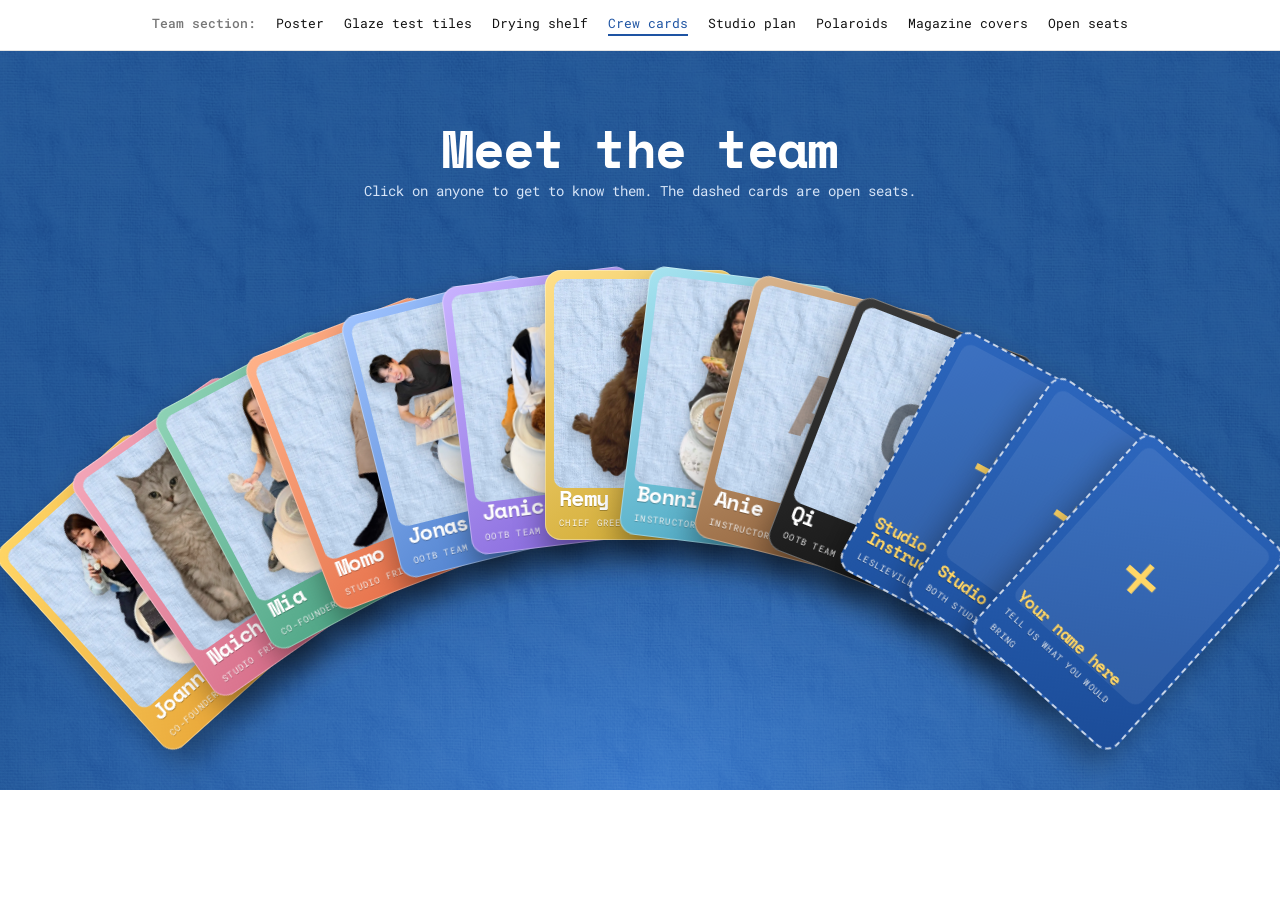
<file: v4-cards.html>
<!doctype html>
<html lang="en">
<head>
<meta charset="utf-8">
<meta name="viewport" content="width=device-width, initial-scale=1">
<title>Meet the Team, Option 4: Crew cards | OOTB Pottery</title>
<meta name="robots" content="noindex, nofollow">
<link rel="preconnect" href="https://fonts.googleapis.com">
<link href="https://fonts.googleapis.com/css2?family=League+Spartan:wght@500;800&family=Space+Mono:wght@400;700&family=Roboto+Mono:wght@400;500&display=swap" rel="stylesheet">
<link rel="stylesheet" href="shared.css">
<style>
body{margin:0;background:#fff;color:#121212;font-family:"Roboto Mono",ui-monospace,monospace}

/* ===== Section: cobalt table, the team dealt as a fanned hand of collectible cards ===== */
.cards-sec{--blue:#1E54A3;position:relative;overflow:hidden;padding:64px 16px 40px;color:#fff;
  background:radial-gradient(80% 70% at 50% 100%,#2c66bd,transparent 70%),#163f7d}
.cards-sec::before{content:"";position:absolute;inset:0;background:url(img/bg.webp) center/cover;mix-blend-mode:soft-light;opacity:.55;pointer-events:none}
.cards-head{position:relative;text-align:center;max-width:680px;margin:0 auto}
.cards-head .kicker{font-size:11px;letter-spacing:.24em;text-transform:uppercase;color:#bcd3f3}
.cards-head h2{margin:10px 0 8px;font:800 clamp(38px,8vw,76px)/.92 "Space Mono",monospace;letter-spacing:-.02em}
.cards-head h2 span{color:#ffd666}
.cards-head p{margin:0;font-size:14px;color:#d6e4f7}

.hand{position:relative;height:540px;max-width:1100px;margin:10px auto 0}
.card{all:unset;box-sizing:border-box;position:absolute;left:50%;top:60px;width:190px;height:270px;margin-left:-95px;cursor:pointer;
  transform-origin:50% 320%;transform:rotate(var(--a)) translateY(0);transition:transform .35s cubic-bezier(.3,1.4,.5,1);z-index:var(--z)}
.card:hover,.card:focus-visible{transform:rotate(var(--a)) translateY(-70px) scale(1.08);z-index:20}
.card:focus-visible .face{outline:3px solid #ffd666;outline-offset:3px}

/* card front, also used big in the popup */
.face{position:relative;display:block;width:100%;height:100%;border-radius:16px;overflow:hidden;padding:9px;box-sizing:border-box;
  background:linear-gradient(145deg,var(--c1),var(--c2));box-shadow:0 18px 30px rgba(0,0,0,.35),inset 0 0 0 1px rgba(255,255,255,.35);
  transform:perspective(700px) rotateX(var(--ry,0deg)) rotateY(var(--rx,0deg));transition:transform .15s}
.face .win{position:absolute;inset:9px 9px 52px;border-radius:10px;background:#c9dcf4 url(img/bg.webp) center/cover;overflow:hidden}
.face .win img{position:absolute;inset:6% 4% 0;width:92%;height:94%;object-fit:contain;filter:drop-shadow(0 6px 6px rgba(0,0,0,.25))}
.face .win .ini{position:absolute;inset:0;display:grid;place-items:center;font:800 90px "Space Mono",monospace;color:var(--c2);opacity:.5}
.face .no{position:absolute;top:16px;left:16px;z-index:1;font:700 10px "Space Mono",monospace;background:#fff;color:#163f7d;border-radius:20px;padding:2px 8px}
.face .nm{position:absolute;left:14px;right:14px;bottom:10px;color:#fff;text-shadow:0 1px 0 rgba(0,0,0,.25)}
.face .nm b{display:block;font:800 22px/1 "Space Mono",monospace;letter-spacing:-.01em}
.face .nm small{font-size:9px;letter-spacing:.14em;text-transform:uppercase;opacity:.9}
/* foil shine that follows the pointer */
.face::after{content:"";position:absolute;inset:0;border-radius:inherit;pointer-events:none;opacity:0;transition:opacity .25s;mix-blend-mode:screen;
  background:radial-gradient(circle at var(--mx,50%) var(--my,30%),rgba(255,255,255,.55),transparent 40%),
    linear-gradient(115deg,transparent 30%,rgba(255,214,102,.35) 45%,rgba(140,220,255,.35) 55%,transparent 70%)}
.card:hover .face::after,.big:hover .face::after{opacity:1}

/* popup: front of the card on the left, the back (bio) on the right */
.deal{position:fixed;inset:0;z-index:50;display:none;place-items:center;padding:16px;background:rgba(10,24,48,.72)}
.deal.open{display:grid;animation:tm-fade .2s}
.pair{display:grid;grid-template-columns:auto 1fr;gap:22px;align-items:stretch;width:min(900px,100%);max-height:calc(100vh - 32px)}
.big{width:min(340px,42vw);aspect-ratio:19/27;animation:dealIn .5s cubic-bezier(.2,1.2,.4,1)}
.big .face .nm b{font-size:32px}.big .face .nm small{font-size:11px}.big .face .win{bottom:64px}
.back{position:relative;border-radius:18px;background:#fff;color:#121212;padding:34px 32px 26px;display:flex;flex-direction:column;overflow:auto;
  box-shadow:0 18px 40px rgba(0,0,0,.35);animation:flipIn .6s .1s both cubic-bezier(.3,1.2,.5,1);transform-origin:left center}
.back .role{font-size:12px;text-transform:uppercase;letter-spacing:.14em;color:var(--blue,#1E54A3);margin:0 0 4px}
.back h3{margin:0 0 14px;font:800 44px/1 "Space Mono",monospace;letter-spacing:-.02em}
.back .tags{display:flex;flex-wrap:wrap;gap:4px 0;margin:0 0 16px;padding:0;list-style:none;font-size:13px;color:#1E54A3}
.back .tags li+li::before{content:"/";margin:0 10px;color:#b5b5b5}
.back .bio{margin:0;font-size:15px;line-height:1.7}
.back .nav{margin-top:auto;padding-top:22px;display:flex;justify-content:space-between;gap:10px}
.back button{font:inherit;cursor:pointer;border:1.5px solid #1E54A3;color:#1E54A3;background:#fff;border-radius:30px;padding:8px 16px}
.back .nav button{border:0;padding:6px 0}.back .nav button:hover{color:#1E54A3;text-decoration:underline;text-underline-offset:4px}
.back .x{position:absolute;top:14px;right:14px;width:40px;height:40px;padding:0;font-size:20px;line-height:1;z-index:1}
@keyframes dealIn{from{transform:translateY(60px) rotate(-8deg);opacity:0}}
@keyframes flipIn{from{transform:perspective(900px) rotateY(-90deg);opacity:0}}
.face.openface{background:linear-gradient(145deg,#2c66bd,#1b4c98);box-shadow:0 18px 30px rgba(0,0,0,.35);border:2px dashed rgba(255,255,255,.75)}
.face.openface .win{background:rgba(255,255,255,.08);display:grid;place-items:center}
.face.openface .win .plus{font:400 84px/1 "Space Mono",monospace;color:#ffd666}
.face.openface .nm b{color:#ffd666;font-size:17px}
.cards-foot{position:relative;text-align:center;margin:10px 0 0;font-size:12px;color:#bcd3f3}

@media (max-width:1180px) and (min-width:761px){.hand{transform:scale(.78);transform-origin:50% 0;height:440px}}
@media (max-width:760px){
  .cards-sec::before{display:none}
  .face::after{display:none}
  .hand{height:auto;display:flex;gap:16px;overflow-x:auto;overflow-y:hidden;scroll-snap-type:x mandatory;padding:40px 24px 30px;margin:0 -16px;scrollbar-width:none}
  .hand::-webkit-scrollbar{display:none}
  .card{position:relative;left:auto;bottom:auto;margin:0;flex:0 0 190px;transform:none;scroll-snap-align:center}
  .card:hover,.card:focus-visible{transform:translateY(-10px)}
  .pair{grid-template-columns:1fr;overflow:auto}
  .big{width:min(260px,70vw);justify-self:center}
}
.cards-head h2{font-family:"Space Mono",monospace;font-weight:700;letter-spacing:-.03em;text-transform:none;font-size:clamp(32px,6vw,52px)}
.face .nm b{letter-spacing:-.03em}
</style>
</head>
<body>

<section class="cards-sec" aria-label="Meet the OOTB team">
  <header class="cards-head">
    <h2>Meet the team</h2>
    <p>Click on anyone to get to know them. The dashed cards are open seats.</p>
  </header>
  <div class="hand" id="hand"></div>
</section>

<div class="deal" id="deal" role="dialog" aria-modal="true" aria-labelledby="d-name">
  <div class="pair">
    <div class="big" id="d-front"></div>
    <article class="back">
      <button class="x" id="d-x" aria-label="Close">×</button>
      <p class="role" id="d-role"></p>
      <h3 id="d-name"></h3>
      <ul class="tags" id="d-tags"></ul>
      <p class="bio" id="d-bio"></p>
      <div class="nav"><button id="d-prev">← Previous</button><button id="d-next">Next →</button></div>
    </article>
  </div>
</div>

<script src="join.js"></script>
<script src="team.js"></script>
<script>
versionNav('v4-cards.html');
/* frame colours, one glaze per card */
const FRAMES = [["#ffd666","#e39b2d"],["#f3a6b8","#d0607e"],["#8fd3b6","#3f9a7a"],["#ffb38a","#e0603a"],["#9fc3ff","#3f74c4"],
  ["#c9b3ff","#7b5cd6"],["#ffe08a","#c9a227"],["#a7e3f0","#3fa0bd"],["#d9b48c","#8a5a33"],["#3a3a3a","#121212"],["#c6c6c6","#7a7a7a"]];
const face = (m, i, big) => {
  const [c1, c2] = FRAMES[i % FRAMES.length];
  return `<span class="face" style="--c1:${c1};--c2:${c2}">
    <span class="win">${photo(m) ? `<img src="${big ? photo(m) : thumb(m)}" alt="" loading="lazy">` : `<span class="ini">${m.name[0]}</span>`}</span>
    <span class="nm"><b>${m.name}</b><small>${m.role}</small></span></span>`;
};
/* tilt + shine follow the pointer */
function shine(el){
  el.addEventListener('pointermove', e => {
    const f = el.querySelector('.face'), r = f.getBoundingClientRect(), x = (e.clientX - r.left) / r.width, y = (e.clientY - r.top) / r.height;
    f.style.setProperty('--mx', x * 100 + '%'); f.style.setProperty('--my', y * 100 + '%');
    f.style.setProperty('--rx', (x - .5) * 16 + 'deg'); f.style.setProperty('--ry', (.5 - y) * 16 + 'deg');
  });
  el.addEventListener('pointerleave', () => { const f = el.querySelector('.face'); f.style.setProperty('--rx', '0deg'); f.style.setProperty('--ry', '0deg'); });
}

const hand = document.getElementById('hand'), n = TEAM.length, total = n + OPEN_SEATS.length, spread = 84;
const joinSeat = joinDialog();
TEAM.forEach((m, i) => {
  const b = document.createElement('button');
  b.className = 'card'; b.type = 'button'; b.setAttribute('aria-label', `Meet ${m.name}, ${m.role}`);
  b.style.setProperty('--a', (-spread / 2 + spread * i / (total - 1)).toFixed(1) + 'deg');
  b.style.setProperty('--z', i + 1);
  b.innerHTML = face(m, i);
  b.onclick = () => open(i, b);
  shine(b);
  hand.appendChild(b);
});

OPEN_SEATS.forEach((seat, k) => {
  const i = n + k, b = document.createElement('button');
  b.className = 'card'; b.type = 'button'; b.setAttribute('aria-label', `Open seat: ${seat.role}`);
  b.style.setProperty('--a', (-spread / 2 + spread * i / (total - 1)).toFixed(1) + 'deg');
  b.style.setProperty('--z', i + 1);
  b.innerHTML = `<span class="face openface"><span class="win"><span class="plus">+</span></span><span class="nm"><b>${seat.role}</b><small>${seat.where}</small></span></span>`;
  b.onclick = () => joinSeat(k, b);
  shine(b);
  hand.appendChild(b);
});

const deal = document.getElementById('deal'), $ = id => document.getElementById(id), front = $('d-front');
shine(front);
let cur = 0, opener = null;
function fill(i){
  const m = TEAM[cur = (i + n) % n];
  front.innerHTML = face(m, cur, true);
  $('d-role').textContent = m.role; $('d-name').textContent = m.name;
  $('d-tags').innerHTML = m.tags.map(t => `<li>${t}</li>`).join('');
  $('d-bio').textContent = m.bio;
  // replay the deal + flip animation for each card
  for (const el of [front, deal.querySelector('.back')]) { el.style.animation = 'none'; el.offsetHeight; el.style.animation = ''; }
}
function open(i, from){ opener = from; fill(i); deal.classList.add('open'); $('d-x').focus(); }
function close(){ deal.classList.remove('open'); opener && opener.focus(); }
$('d-x').onclick = close; $('d-prev').onclick = () => fill(cur - 1); $('d-next').onclick = () => fill(cur + 1);
deal.addEventListener('click', e => { if (e.target === deal || e.target.classList.contains('pair')) close(); });
addEventListener('keydown', e => {
  if (!deal.classList.contains('open')) return;
  if (e.key === 'Escape') close();
  if (e.key === 'ArrowRight') fill(cur + 1);
  if (e.key === 'ArrowLeft') fill(cur - 1);
});
if (/^#open=\d+$/.test(location.hash)) open(+location.hash.slice(6));   // deep link, e.g. #open=2
</script>
</body>
</html>
</file>
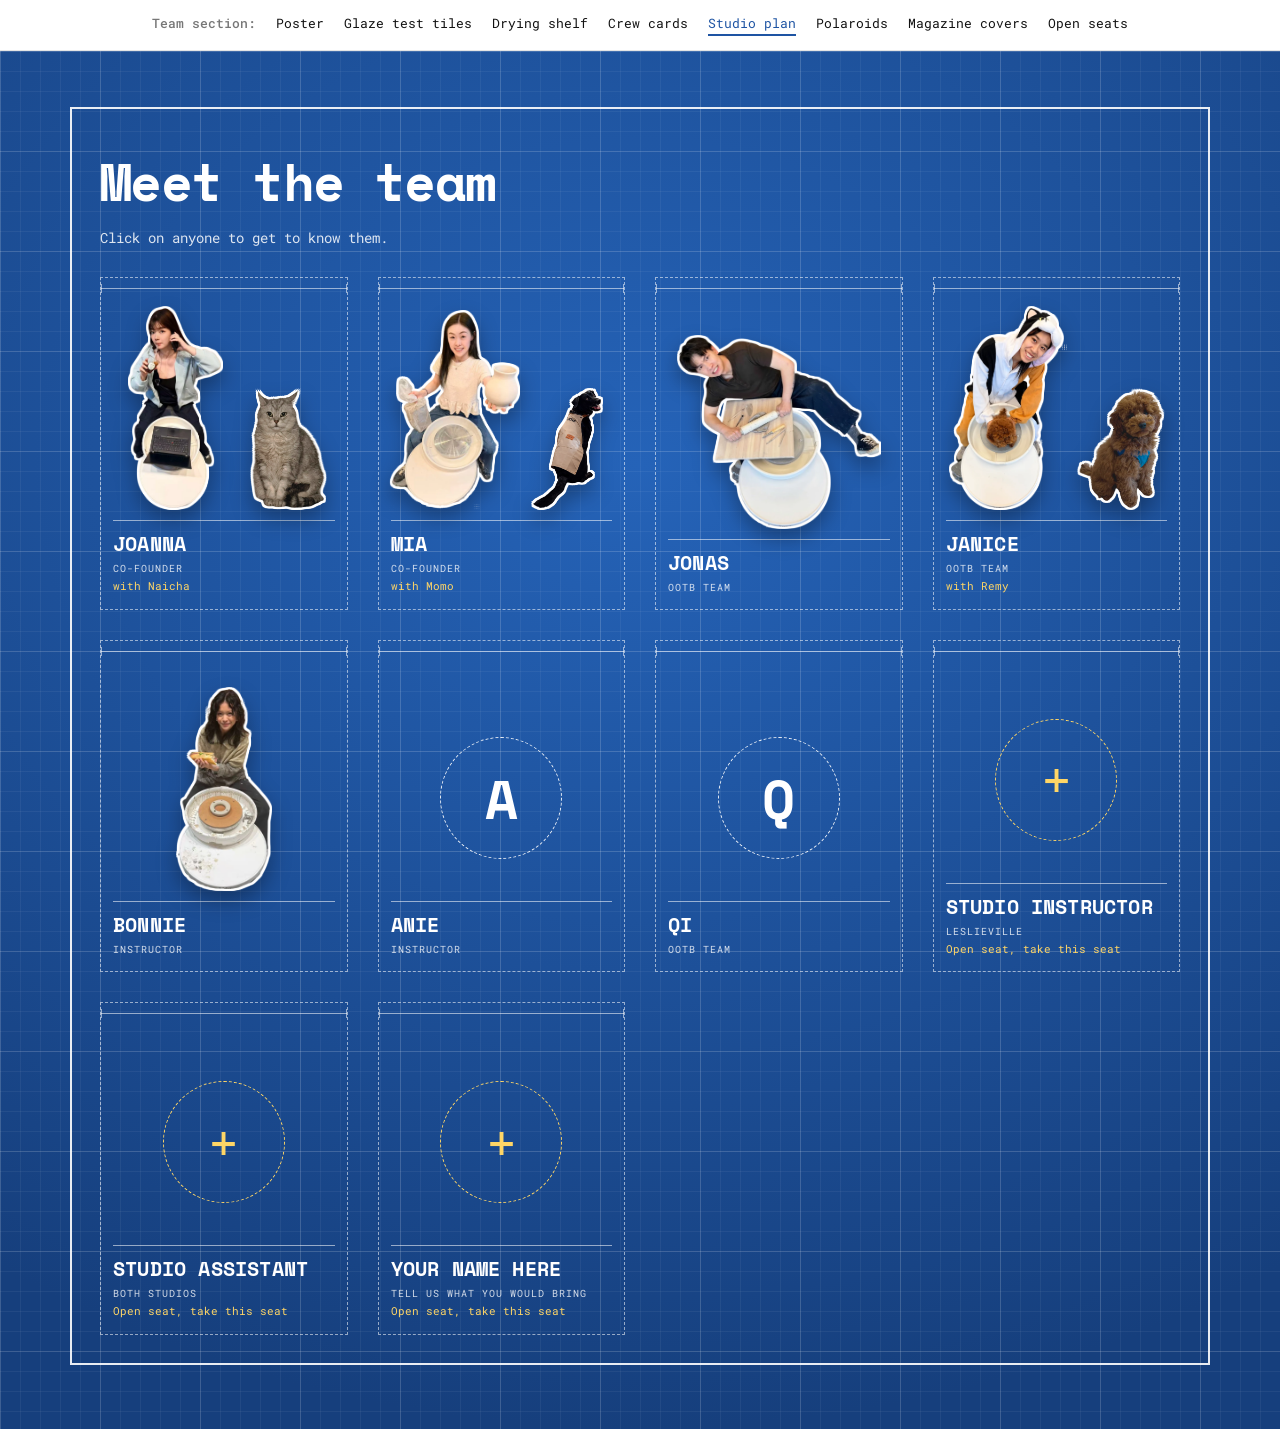
<file: v5-plan.html>
<!doctype html>
<html lang="en">
<head>
<meta charset="utf-8">
<meta name="viewport" content="width=device-width, initial-scale=1">
<title>Meet the Team, Option 5: Studio plan | OOTB Pottery</title>
<meta name="robots" content="noindex, nofollow">
<link rel="preconnect" href="https://fonts.googleapis.com">
<link href="https://fonts.googleapis.com/css2?family=League+Spartan:wght@500;800&family=Space+Mono:wght@400;700&family=Roboto+Mono:wght@400;500&display=swap" rel="stylesheet">
<link rel="stylesheet" href="shared.css">
<style>
body{margin:0;background:#fff;color:#121212;font-family:"Roboto Mono",ui-monospace,monospace}

/* ===== Section: blueprint of the studio, everyone at their own wheel station ===== */
.plan-sec{--ink:rgba(255,255,255,.9);--line:rgba(255,255,255,.55);padding:56px 16px 64px;color:#fff;overflow:hidden;
  background:
    linear-gradient(rgba(255,255,255,.12) 1px,transparent 1px) 0 0/100px 100px,
    linear-gradient(90deg,rgba(255,255,255,.12) 1px,transparent 1px) 0 0/100px 100px,
    linear-gradient(rgba(255,255,255,.05) 1px,transparent 1px) 0 0/20px 20px,
    linear-gradient(90deg,rgba(255,255,255,.05) 1px,transparent 1px) 0 0/20px 20px,
    radial-gradient(90% 70% at 50% 30%,#2563b8,#163f7d)}
.plan{position:relative;max-width:1080px;margin:0 auto;border:2px solid var(--ink);padding:34px 28px 28px}
/* title block, like the corner of an architect's drawing */
.plan-title{display:grid;grid-template-columns:1fr auto;gap:0;border:1.5px solid var(--ink);margin:0 0 34px}
.plan-title h2{margin:0;padding:16px 18px;font:800 clamp(30px,6vw,58px)/.95 "Space Mono",monospace;letter-spacing:-.01em;border-right:1.5px solid var(--ink)}
.plan-title dl{margin:0;display:grid;grid-template-columns:auto auto;font-size:11px;text-transform:uppercase;letter-spacing:.08em}
.plan-title dt,.plan-title dd{margin:0;padding:6px 12px;border-bottom:1px solid var(--line)}
.plan-title dt{opacity:.7;border-right:1px solid var(--line)}
.plan-sub{margin:-18px 0 30px;font-size:13px;opacity:.85}
.stations{display:grid;grid-template-columns:repeat(auto-fill,minmax(230px,1fr));gap:30px}
.station{position:relative;border:1.5px dashed var(--line);padding:30px 12px 14px;min-height:280px;display:flex;flex-direction:column}
.station::before{content:none;position:absolute;top:-10px;left:12px;background:#1d55a6;padding:0 6px;font-size:11px;letter-spacing:.1em}
/* dimension line across the top */
.station .dim{position:absolute;left:0;right:0;top:10px;height:1px;background:var(--line)}
.station .dim::before,.station .dim::after{content:"";position:absolute;top:-4px;width:1px;height:9px;background:var(--line)}
.station .dim::before{left:0}.station .dim::after{right:0}
.station .spots{position:relative;flex:1;display:flex;align-items:flex-end;justify-content:center;gap:4px;min-height:200px}
.spot{all:unset;position:relative;cursor:pointer;display:flex;align-items:flex-end;justify-content:center;height:200px;flex:1 1 auto;max-width:200px;transition:transform .3s}
.spot.pet{height:118px;flex:0 1 92px}
.spot img{max-width:100%;max-height:100%;object-fit:contain;
  filter:drop-shadow(2px 0 0 #fff) drop-shadow(-2px 0 0 #fff) drop-shadow(0 2px 0 #fff) drop-shadow(0 -2px 0 #fff) drop-shadow(0 10px 10px rgba(0,0,0,.3))}
.spot .ini{width:120px;height:120px;border:1.5px dashed var(--ink);border-radius:50%;display:grid;place-items:center;font:800 54px "Space Mono",monospace;margin-bottom:30px}
/* crosshair when you point at someone */
.spot .ini.open{color:#ffd666;border-color:#ffd666;font-weight:400}
.spot::after{content:"";position:absolute;inset:-6px;border:1.5px solid #ffd666;opacity:0;transition:opacity .2s;
  -webkit-mask:linear-gradient(#000 0 0) top left/14px 14px no-repeat,linear-gradient(#000 0 0) top right/14px 14px no-repeat,linear-gradient(#000 0 0) bottom left/14px 14px no-repeat,linear-gradient(#000 0 0) bottom right/14px 14px no-repeat;
          mask:linear-gradient(#000 0 0) top left/14px 14px no-repeat,linear-gradient(#000 0 0) top right/14px 14px no-repeat,linear-gradient(#000 0 0) bottom left/14px 14px no-repeat,linear-gradient(#000 0 0) bottom right/14px 14px no-repeat}
.spot:hover,.spot:focus-visible{transform:translateY(-6px)}
.spot:hover::after,.spot:focus-visible::after{opacity:1}
.station .key{margin-top:12px;border-top:1px solid var(--line);padding-top:8px;font-size:12px;line-height:1.5}
.station .key b{font:800 20px "Space Mono",monospace;letter-spacing:.01em;text-transform:uppercase;display:block}
.station .key span{opacity:.8;text-transform:uppercase;font-size:10px;letter-spacing:.1em}
.station .key .with{display:block;margin-top:2px;color:#ffd666;font-size:11px;text-transform:none;letter-spacing:0;opacity:1}
.plan-foot{display:flex;justify-content:space-between;flex-wrap:wrap;gap:8px;margin-top:28px;font-size:11px;opacity:.75;text-transform:uppercase;letter-spacing:.08em}
@media (max-width:600px){.spot img{filter:drop-shadow(0 0 1.5px #fff) drop-shadow(0 6px 8px rgba(0,0,0,.3))}.plan{padding:24px 14px}.plan-title{grid-template-columns:1fr}.plan-title h2{border-right:0;border-bottom:1.5px solid var(--ink)}}
.plan-head{margin:0 0 30px}.plan-head h2{margin:0 0 8px;font-family:"Space Mono",monospace;font-weight:700;letter-spacing:-.03em;text-transform:none;font-size:clamp(32px,6vw,52px)}.plan-head p{margin:0;font-size:14px;opacity:.85}
</style>
</head>
<body>

<section class="plan-sec" aria-label="Meet the OOTB team">
  <div class="plan">
    <header class="plan-head"><h2>Meet the team</h2>
      <p>Click on anyone to get to know them.</p></header>
    <div class="stations" id="stations"></div>
  </div>
</section>

<script src="join.js"></script>
<script src="team.js"></script>
<script>
versionNav('v5-plan.html');
const open = teamPopup({
  photoBg: () => 'linear-gradient(rgba(255,255,255,.12) 1px,transparent 1px) 0 0/40px 40px,linear-gradient(90deg,rgba(255,255,255,.12) 1px,transparent 1px) 0 0/40px 40px,#1d55a6',
});
const spot = m => `<button class="spot${m.pet ? ' pet' : ''}" type="button" data-i="${idx(m)}" aria-label="Meet ${m.name}, ${m.role}">${
  photo(m) ? `<img src="${thumb(m)}" alt="" loading="lazy">` : `<span class="ini">${m.name[0]}</span>`}</button>`;
document.getElementById('stations').innerHTML = people().map((m, n) => {
  const pets = petsOf(m);
  return `<div class="station">
    <i class="dim"></i>
    <div class="spots">${spot(m)}${pets.map(spot).join('')}</div>
    <div class="key"><b>${m.name}</b><span>${m.role}</span>${pets.length ? `<span class="with">with ${pets.map(p => p.name).join(', ')}</span>` : ''}</div>
  </div>`;
}).join('');
const joinSeat = joinDialog();
document.getElementById('stations').insertAdjacentHTML('beforeend', OPEN_SEATS.map((s, k) => `<div class="station">
    <i class="dim"></i>
    <div class="spots"><button class="spot" type="button" data-open="${k}" aria-label="Open seat: ${s.role}"><span class="ini open">+</span></button></div>
    <div class="key"><b>${s.role}</b><span>${s.where}</span><span class="with">Open seat, take this seat</span></div>
  </div>`).join(''));
document.querySelectorAll('.spot').forEach(b => b.onclick = () => b.dataset.open !== undefined ? joinSeat(+b.dataset.open, b) : open(+b.dataset.i, b));
</script>
</body>
</html>
</file>
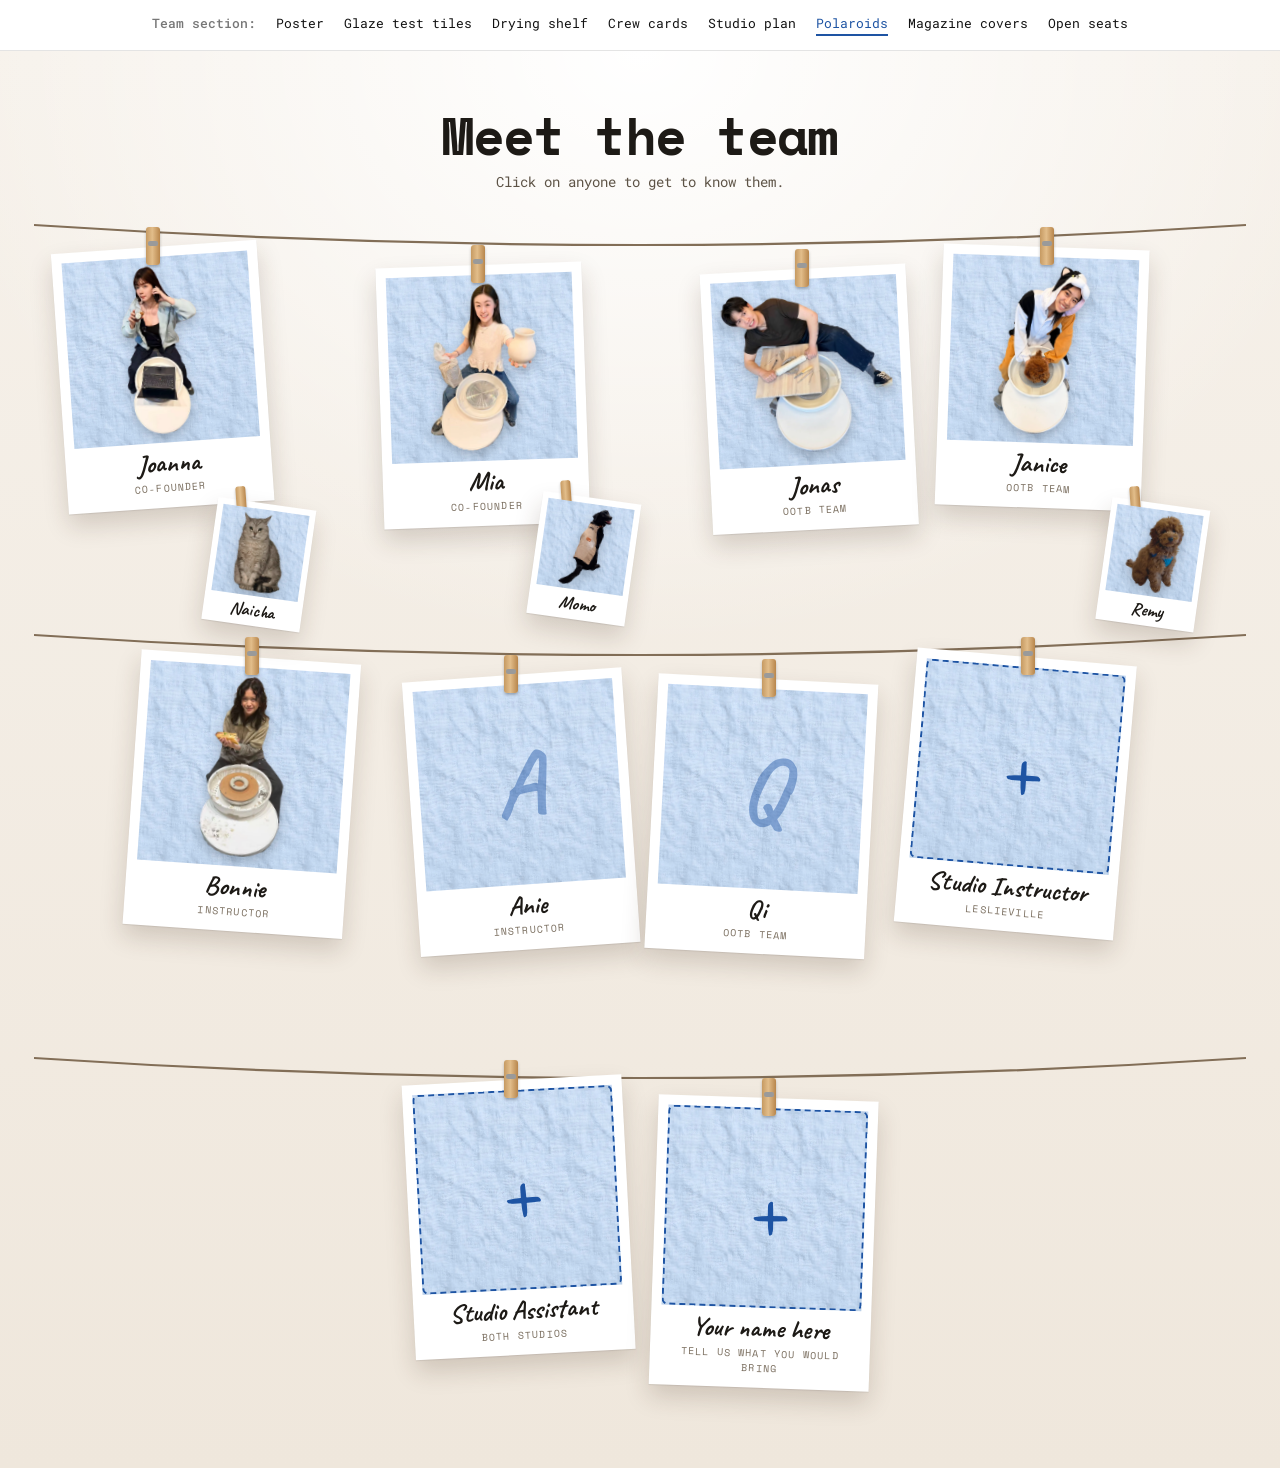
<file: v6-polaroids.html>
<!doctype html>
<html lang="en">
<head>
<meta charset="utf-8">
<meta name="viewport" content="width=device-width, initial-scale=1">
<title>Meet the Team, Option 6: Polaroids | OOTB Pottery</title>
<meta name="robots" content="noindex, nofollow">
<link rel="preconnect" href="https://fonts.googleapis.com">
<link href="https://fonts.googleapis.com/css2?family=League+Spartan:wght@500;800&family=Caveat:wght@600;700&family=Space+Mono:wght@400;700&family=Roboto+Mono:wght@400;500&display=swap" rel="stylesheet">
<link rel="stylesheet" href="shared.css">
<style>
body{margin:0;background:#fff;color:#121212;font-family:"Roboto Mono",ui-monospace,monospace}

/* ===== Section: polaroids pegged on strings across the studio wall ===== */
.pol-sec{--blue:#1E54A3;padding:60px 0 70px;overflow:hidden;
  background:radial-gradient(80% 60% at 50% 0,#ffffff,transparent 70%),linear-gradient(#f6f1ea,#efe7dc)}
.pol-head{text-align:center;padding:0 16px;margin:0 auto 10px;max-width:640px}
.pol-head h2{margin:0;font:800 clamp(38px,8vw,72px)/.95 "Space Mono",monospace;letter-spacing:-.02em;color:#1d1a16}
.pol-head h2 span{font:700 1.05em "Caveat",cursive;color:var(--blue);letter-spacing:0;display:inline-block;transform:rotate(-4deg)}
.pol-head p{margin:12px 0 0;font-size:14px;color:#5d5346}

.line{position:relative;max-width:1180px;margin:0 auto;padding:46px 16px 10px}
.line + .line{margin-top:70px}
/* the string: a gentle sag drawn with an SVG curve */
.line::before{content:"";position:absolute;left:0;right:0;top:20px;height:40px;
  background:url("data:image/svg+xml,%3Csvg xmlns='http://www.w3.org/2000/svg' viewBox='0 0 1000 40' preserveAspectRatio='none'%3E%3Cpath d='M0 4 Q500 44 1000 4' fill='none' stroke='%23826e57' stroke-width='2.2' vector-effect='non-scaling-stroke'/%3E%3C/svg%3E") 0 0/100% 100% no-repeat}
.line ul{position:relative;list-style:none;margin:0;padding:0;display:flex;justify-content:center;gap:clamp(14px,3vw,44px)}
.line li{position:relative;flex:0 1 220px;margin-top:var(--drop,0px)}
.pol{all:unset;box-sizing:border-box;position:relative;display:block;width:100%;cursor:pointer;background:#fff;padding:10px 10px 0;
  box-shadow:0 1px 1px rgba(0,0,0,.08),0 12px 24px rgba(60,40,20,.18);transform:rotate(var(--tilt));transform-origin:50% -8px;transition:transform .35s cubic-bezier(.3,1.5,.5,1),box-shadow .3s}
.pol .pic{display:block;aspect-ratio:1;background:#c9dcf4 url(img/bg.webp) center/cover;overflow:hidden;position:relative}
.pol .pic img{position:absolute;inset:5%;width:90%;height:90%;object-fit:contain;filter:drop-shadow(0 5px 6px rgba(0,0,0,.22))}
.pol .pic .ini{position:absolute;inset:0;display:grid;place-items:center;font:700 92px "Caveat",cursive;color:rgba(30,84,163,.45)}
.pol .cap{display:block;padding:8px 2px 12px;text-align:center;font:700 26px/1 "Caveat",cursive;color:#1d1a16}
.pol .cap small{display:block;margin-top:4px;font:400 10px "Space Mono",monospace;letter-spacing:.12em;text-transform:uppercase;color:#7a6e5f}
.pol:hover,.pol:focus-visible{transform:rotate(0deg) translateY(-6px) scale(1.03);box-shadow:0 1px 1px rgba(0,0,0,.08),0 22px 36px rgba(30,84,163,.25);z-index:3}
.pol:focus-visible{outline:3px solid var(--blue);outline-offset:4px}
/* wooden clothespin */
.peg{position:absolute;left:50%;top:-20px;width:14px;height:38px;margin-left:-7px;z-index:4;border-radius:3px;pointer-events:none;
  background:linear-gradient(90deg,#c69a62,#e2bd8a 45%,#b8864c);box-shadow:0 2px 3px rgba(0,0,0,.25)}
.peg::after{content:"";position:absolute;left:2px;right:2px;top:14px;height:5px;background:#9a9a9a;border-radius:2px}
/* a pet's polaroid, clipped to their person's */
.pol.mini{position:absolute;width:48%;right:-30%;bottom:-34%;padding:6px 6px 0;--tilt:8deg;z-index:2}
.pol.mini .cap{font-size:18px;padding:5px 0 7px}.pol.mini .cap small{display:none}
.pol.mini .peg2{position:absolute;left:18%;top:-14px;width:10px;height:28px;border-radius:3px;background:linear-gradient(90deg,#c69a62,#e2bd8a 45%,#b8864c);box-shadow:0 2px 3px rgba(0,0,0,.25);transform:rotate(-12deg)}
.line li.has-pet{margin-right:clamp(30px,7vw,80px)}
.pol-foot{text-align:center;margin:56px 16px 0;font:700 22px "Caveat",cursive;color:#7a6e5f}

@media (max-width:760px){
  .line{padding:40px 0 10px}
  .line ul{justify-content:flex-start;overflow-x:auto;scroll-snap-type:x mandatory;padding:26px 24px 70px;gap:28px;scrollbar-width:none}
  .line ul::-webkit-scrollbar{display:none}
  .line li{flex:0 0 62vw;max-width:240px;scroll-snap-align:center;margin-top:0}
  .line li.has-pet{margin-right:22vw}
  .line + .line{margin-top:10px}
  .line::before{top:46px}
  .swipe{display:block!important}
}
.swipe{display:none;text-align:center;font-size:11px;letter-spacing:.12em;text-transform:uppercase;color:#7a6e5f;margin:0 0 6px}
.pol-head h2{font-family:"Space Mono",monospace;font-weight:700;letter-spacing:-.03em;text-transform:none;font-size:clamp(32px,6vw,52px)}
.pol .ini.open{color:#1E54A3;font-weight:400;border:2px dashed #1E54A3;border-radius:6px;display:grid;place-items:center;width:100%;height:100%;box-sizing:border-box}
</style>
</head>
<body>

<section class="pol-sec" aria-label="Meet the OOTB team">
  <header class="pol-head">
    <h2>Meet the team</h2>
    <p>Click on anyone to get to know them.</p>
  </header>
  <div id="lines"></div>
</section>

<script src="join.js"></script>
<script src="team.js"></script>
<script>
versionNav('v6-polaroids.html');
const open = teamPopup({ photoBg: () => '#c9dcf4 url(img/bg.webp) center/cover' });
const TILTS = [-4, 3, -2, 5, -3, 2, -5, 4];
const joinSeat = joinDialog();
const pol = (m, mini) => m.open ? `<button class="pol" type="button" data-open="${m.k}" aria-label="Open seat: ${m.name}" style="--tilt:${TILTS[(m.k + 3) % TILTS.length]}deg"><span class="pic"><span class="ini open">+</span></span><span class="cap">${m.name}<small>${m.role}</small></span></button>` : `<button class="pol${mini ? ' mini' : ''}" type="button" data-i="${idx(m)}" aria-label="Meet ${m.name}, ${m.role}"
  style="${mini ? '' : `--tilt:${TILTS[idx(m) % TILTS.length]}deg`}">${mini ? '<i class="peg2"></i>' : ''}
  <span class="pic">${photo(m) ? `<img src="${thumb(m)}" alt="" loading="lazy">` : `<span class="ini">${m.name[0]}</span>`}</span>
  <span class="cap">${m.name}<small>${m.role}</small></span></button>`;
/* 4 people per string; on phones each string scrolls sideways */
const ppl = [...people(), ...OPEN_SEATS.map((s, k) => ({open: true, k, name: s.role, role: s.where}))], rows = [];
for (let i = 0; i < ppl.length; i += 4) rows.push(ppl.slice(i, i + 4));
document.getElementById('lines').innerHTML = rows.map((row, r) => `<div class="line">
  ${r === 0 ? '<p class="swipe">Swipe for more</p>' : ''}
  <ul>${row.map((m, k) => {
    const pets = petsOf(m), drop = [0, 18, 22, 0][k] || 0;
    return `<li class="${pets.length ? 'has-pet' : ''}" style="--drop:${drop}px"><i class="peg"></i>${pol(m)}${pets.map(p => pol(p, true)).join('')}</li>`;
  }).join('')}</ul></div>`).join('');
document.querySelectorAll('.pol').forEach(b => b.onclick = e => { e.stopPropagation(); b.dataset.open !== undefined ? joinSeat(+b.dataset.open, b) : open(+b.dataset.i, b); });
</script>
</body>
</html>
</file>
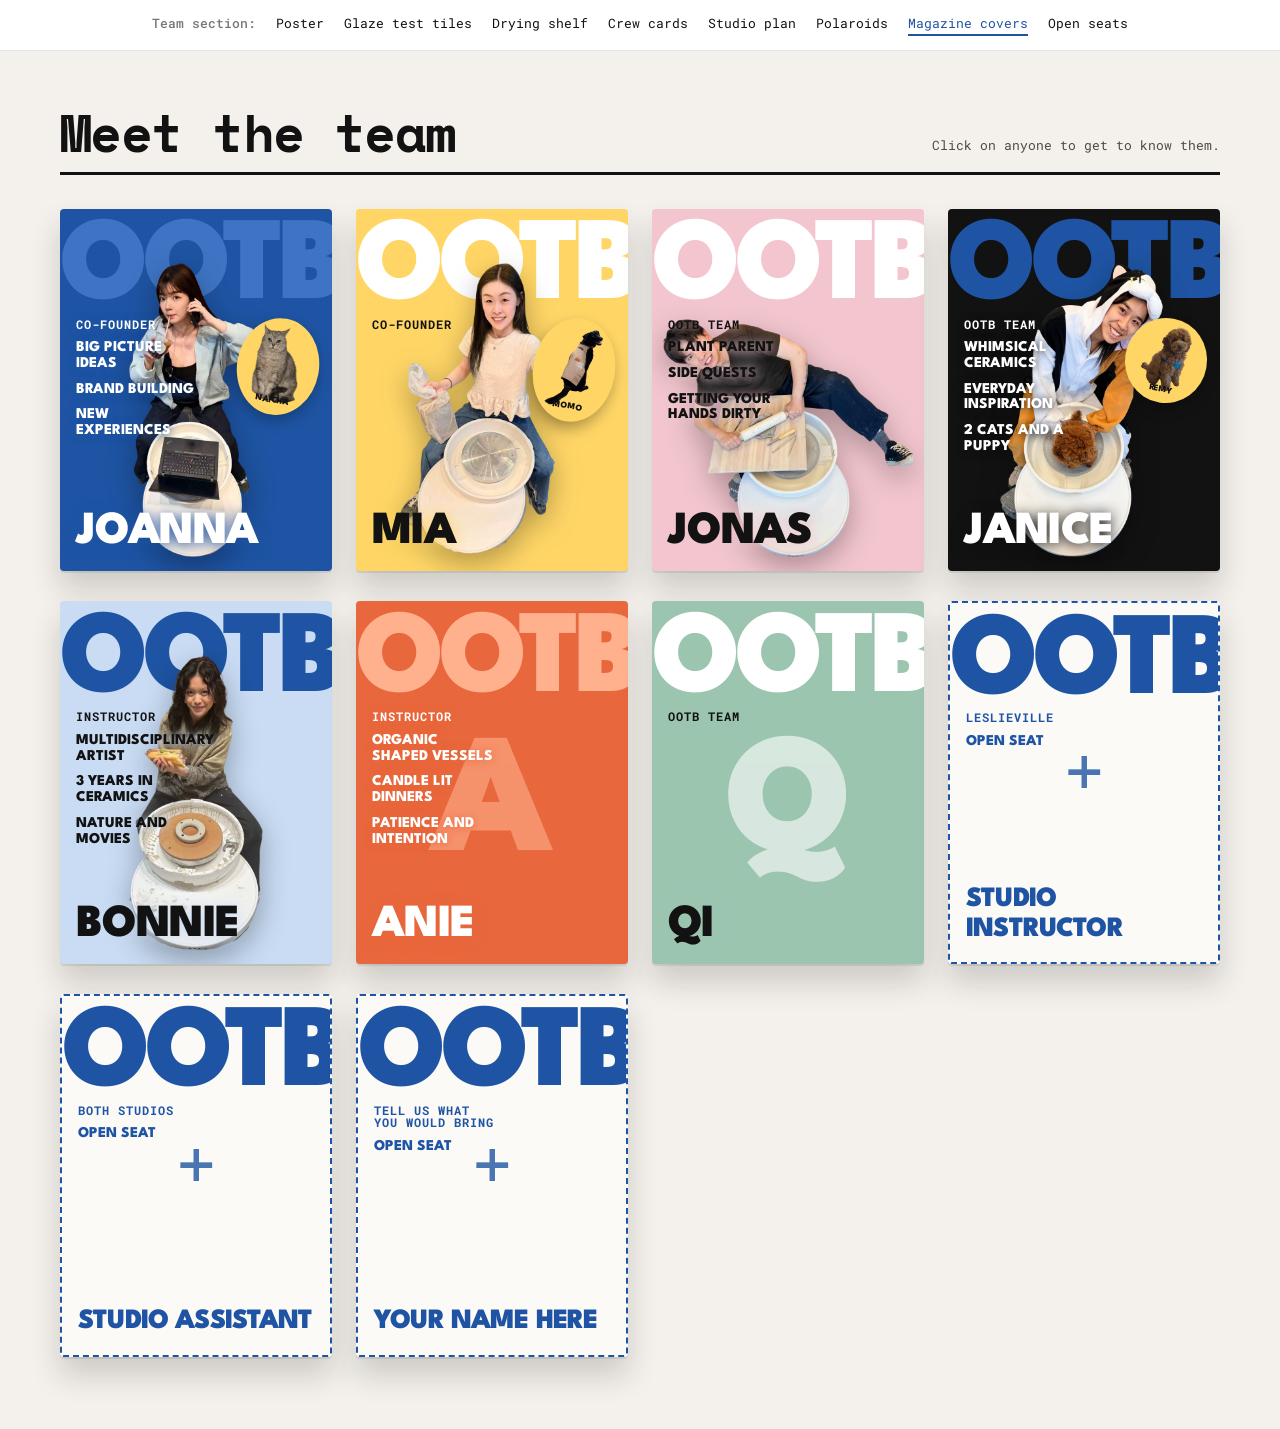
<file: v7-covers.html>
<!doctype html>
<html lang="en">
<head>
<meta charset="utf-8">
<meta name="viewport" content="width=device-width, initial-scale=1">
<title>Meet the Team, Option 7: Magazine covers | OOTB Pottery</title>
<meta name="robots" content="noindex, nofollow">
<link rel="preconnect" href="https://fonts.googleapis.com">
<link href="https://fonts.googleapis.com/css2?family=League+Spartan:wght@500;800;900&family=Space+Mono:wght@400;700&family=Roboto+Mono:wght@400;500&display=swap" rel="stylesheet">
<link rel="stylesheet" href="shared.css">
<style>
body{margin:0;background:#fff;color:#121212;font-family:"Roboto Mono",ui-monospace,monospace}

/* ===== Section: a newsstand of OOTB magazine covers, one per person ===== */
.mag-sec{--blue:#1E54A3;padding:60px 16px 72px;background:#f4f1ec;overflow:hidden}
.mag-head{display:flex;flex-wrap:wrap;align-items:flex-end;justify-content:space-between;gap:12px 30px;max-width:1160px;margin:0 auto 34px;border-bottom:3px solid #121212;padding-bottom:16px}
.mag-head h2{margin:0;font:900 clamp(40px,8vw,84px)/.86 "League Spartan",sans-serif;letter-spacing:-.03em;text-transform:uppercase}
.mag-head h2 span{color:var(--blue)}
.mag-head p{margin:0;max-width:300px;font-size:13px;line-height:1.6;color:#4e4a44}

.stand{max-width:1160px;margin:0 auto;display:grid;grid-template-columns:repeat(auto-fill,minmax(250px,1fr));gap:30px 24px}
.cover{all:unset;box-sizing:border-box;position:relative;display:block;width:100%;aspect-ratio:3/4;cursor:pointer;overflow:hidden;border-radius:4px;
  background:var(--bg);color:var(--fg);box-shadow:0 2px 0 rgba(0,0,0,.08),0 18px 30px rgba(30,30,30,.18);transition:transform .35s cubic-bezier(.3,1.4,.5,1),box-shadow .3s}
.cover:hover,.cover:focus-visible{transform:translateY(-8px) rotate(-1deg);box-shadow:0 2px 0 rgba(0,0,0,.08),0 30px 44px rgba(30,30,30,.25)}
.cover:focus-visible{outline:3px solid #121212;outline-offset:4px}
/* masthead sits BEHIND the cover star, like a real magazine */
.cover .mast{position:absolute;left:0;right:0;top:4%;text-align:center;font:900 clamp(84px,11vw,118px)/.8 "League Spartan",sans-serif;letter-spacing:-.05em;color:var(--mast);z-index:0}
.cover .issue{position:absolute;left:6%;right:6%;top:2.2%;display:flex;justify-content:space-between;font-size:9px;letter-spacing:.14em;text-transform:uppercase;z-index:2;opacity:.85}
.cover .star{position:absolute;left:4%;right:4%;top:15%;bottom:4%;z-index:1;display:flex;align-items:flex-end;justify-content:center}
.cover .star img{max-width:100%;max-height:100%;object-fit:contain;filter:drop-shadow(0 10px 14px rgba(0,0,0,.3));transition:transform .4s}
.cover:hover .star img{transform:scale(1.04)}
.cover .star .ini{font:900 170px/1 "League Spartan",sans-serif;color:var(--mast);opacity:.6;margin-bottom:22%}
.cover .lines{position:absolute;left:6%;top:30%;z-index:2;max-width:46%;list-style:none;margin:0;padding:0}
.cover .lines li{font:800 15px/1.05 "League Spartan",sans-serif;text-transform:uppercase;margin:0 0 10px;text-shadow:0 1px 8px var(--bg)}
.cover .lines li:first-child{font-size:12px;font-family:"Space Mono",monospace;font-weight:700;letter-spacing:.08em}
.cover .name{position:absolute;left:6%;right:6%;bottom:5%;z-index:2}
.cover .name small{display:inline-block;background:var(--fg);color:var(--bg);font:700 10px "Space Mono",monospace;letter-spacing:.12em;text-transform:uppercase;padding:3px 7px}
.cover .name b{display:block;font:900 46px/.9 "League Spartan",sans-serif;letter-spacing:-.03em;text-transform:uppercase;text-shadow:0 2px 14px var(--bg)}
/* special guest sticker: the pet, round, in the corner */
.guest{all:unset;position:absolute;right:5%;top:30%;z-index:3;width:30%;aspect-ratio:1;border-radius:50%;cursor:pointer;
  background:#ffd666;box-shadow:0 6px 14px rgba(0,0,0,.25);display:grid;place-items:center;transform:rotate(10deg);transition:transform .3s}
.guest img{width:78%;height:78%;object-fit:contain;margin-top:-6%}
.guest span{position:absolute;bottom:9%;left:0;right:0;text-align:center;font:800 9px/1.1 "League Spartan",sans-serif;text-transform:uppercase;color:#121212}
.guest:hover,.guest:focus-visible{transform:rotate(0) scale(1.1)}
.guest:focus-visible{outline:3px solid #121212;outline-offset:3px}
.cell{position:relative}
.mag-foot{max-width:1160px;margin:34px auto 0;font-size:12px;color:#6b665e;text-align:right}
@media (max-width:600px){
  .stand{grid-template-columns:none;grid-auto-flow:column;grid-auto-columns:78%;overflow-x:auto;scroll-snap-type:x mandatory;margin:0 -16px;padding:6px 16px 20px;gap:16px;scrollbar-width:none}
  .stand::-webkit-scrollbar{display:none}
  .cell{scroll-snap-align:center}
  .cover .mast{font-size:25vw}
  .mag-foot{text-align:center}
}
.mag-head h2{font-family:"Space Mono",monospace;font-weight:700;letter-spacing:-.03em;text-transform:none;font-size:clamp(32px,6vw,52px)}
.cover .lines li:first-child{font-family:"Roboto Mono",monospace}
.cover.blank{border:2px dashed #1E54A3;background:#fbfaf7}
.cover.blank .star{position:absolute;left:0;right:0;top:30%;bottom:34%;display:grid;place-items:center}
.cover.blank .plus{position:static;transform:none;font:400 76px/1 "Space Mono",monospace;color:#1E54A3;opacity:.8}
.cover.blank .name b{font-size:clamp(20px,2.2vw,28px);line-height:1.05;display:block;max-width:100%}
.cover.blank .name{right:12px}
</style>
</head>
<body>

<section class="mag-sec" aria-label="Meet the OOTB team">
  <header class="mag-head">
    <h2>Meet the team</h2>
    <p>Click on anyone to get to know them.</p>
  </header>
  <div class="stand" id="stand"></div>
</section>

<script src="join.js"></script>
<script src="team.js"></script>
<script>
versionNav('v7-covers.html');
/* background, text, masthead colour per issue */
const THEMES = [["#1E54A3","#fff","#3f74c4"],["#ffd666","#121212","#ffffff"],["#f3c6cf","#121212","#ffffff"],["#121212","#fff","#1E54A3"],
  ["#c9dcf4","#121212","#1E54A3"],["#e8673c","#fff","#ffb08d"],["#9cc5b0","#121212","#ffffff"],["#f4f1ec","#121212","#1E54A3"]];
const open = teamPopup({ photoBg: m => { const t = THEMES[people().indexOf(TEAM.find(p => p.name === (m.with || m.name))) % THEMES.length]; return t[0]; } });
document.getElementById('stand').innerHTML = people().map((m, n) => {
  const [bg, fg, mast] = THEMES[n % THEMES.length], pets = petsOf(m);
  const lines = [m.role, ...m.tags].slice(0, 4);
  return `<div class="cell">
    <button class="cover" type="button" data-i="${idx(m)}" aria-label="Meet ${m.name}, ${m.role}" style="--bg:${bg};--fg:${fg};--mast:${mast}">
      <span class="mast" aria-hidden="true">OOTB</span>
      <span class="star">${photo(m) ? `<img src="${thumb(m)}" alt="" loading="lazy">` : `<span class="ini">${m.name[0]}</span>`}</span>
      <ul class="lines">${lines.map(l => `<li>${l}</li>`).join('')}</ul>
      <span class="name"><b>${m.name}</b></span>
    </button>
    ${pets.map(p => `<button class="guest" type="button" data-i="${idx(p)}" aria-label="Meet ${p.name}, ${p.role}">
      <img src="${thumb(p)}" alt="" loading="lazy"><span>${p.name}</span></button>`).join('')}
  </div>`;
}).join('');
const joinSeat = joinDialog();
document.getElementById('stand').insertAdjacentHTML('beforeend', OPEN_SEATS.map((s, k) => `<div class="cell">
    <button class="cover blank" type="button" data-open="${k}" aria-label="Open seat: ${s.role}" style="--bg:transparent;--fg:#1E54A3;--mast:#1E54A3">
      <span class="mast" aria-hidden="true">OOTB</span>
      <span class="star"><span class="ini plus">+</span></span>
      <ul class="lines"><li>${s.where}</li><li>Open seat</li></ul>
      <span class="name"><b>${s.role}</b></span>
    </button></div>`).join(''));
document.querySelectorAll('.cover,.guest').forEach(b => b.onclick = () => b.dataset.open !== undefined ? joinSeat(+b.dataset.open, b) : open(+b.dataset.i, b));
</script>
</body>
</html>
</file>
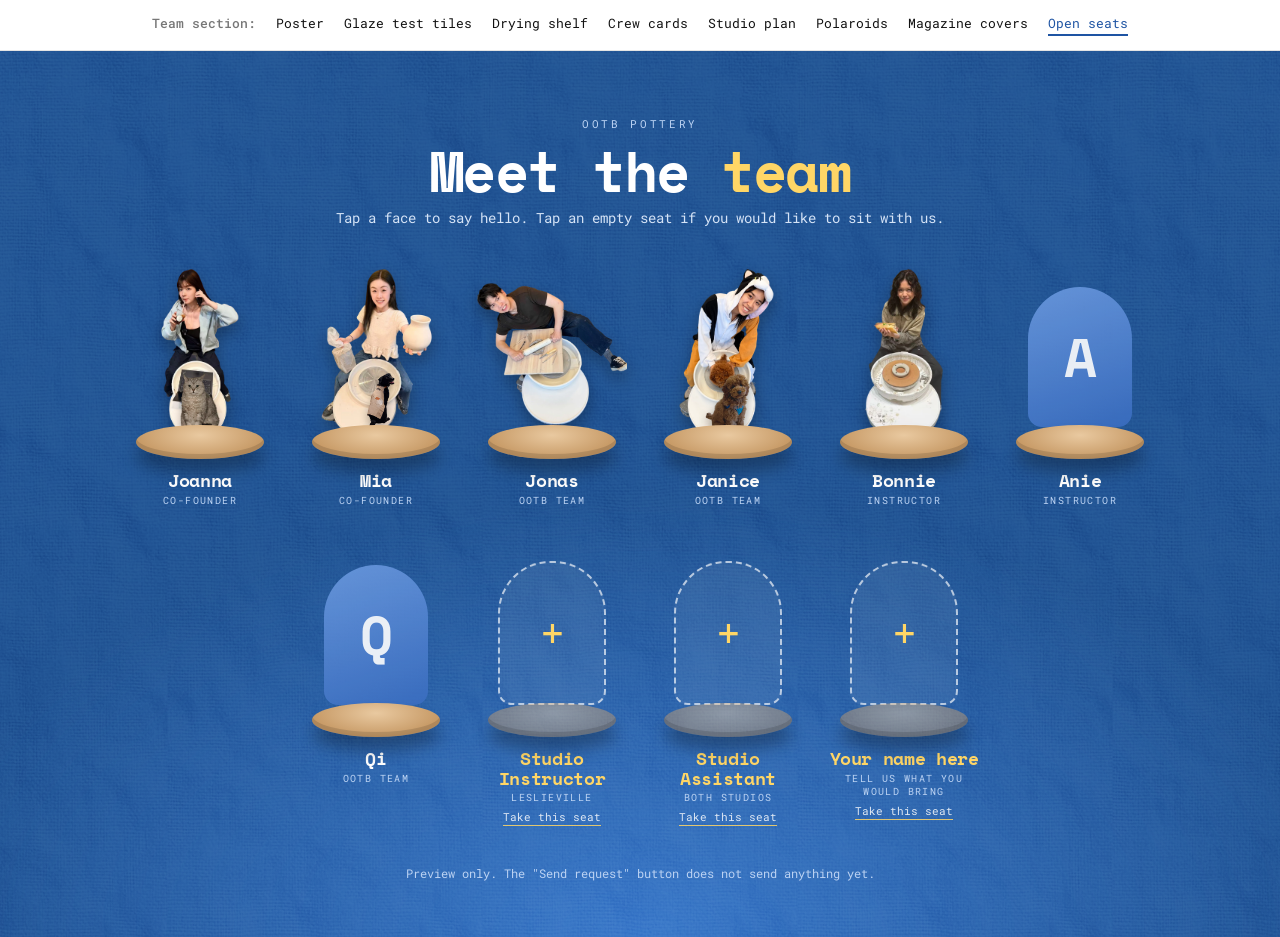
<file: v8-open-seats.html>
<!doctype html>
<html lang="en">
<head>
<meta charset="utf-8">
<meta name="viewport" content="width=device-width, initial-scale=1">
<title>Meet the Team, Option 8: Open seats | OOTB Pottery</title>
<meta name="robots" content="noindex, nofollow">
<link rel="preconnect" href="https://fonts.googleapis.com">
<link href="https://fonts.googleapis.com/css2?family=Space+Mono:wght@400;700&family=Roboto+Mono:wght@400;500&display=swap" rel="stylesheet">
<link rel="stylesheet" href="shared.css">
<style>
body{margin:0;background:#fff;color:#121212;font-family:"Roboto Mono",ui-monospace,monospace}
.seats-sec{--blue:#1E54A3;position:relative;overflow:hidden;padding:64px 16px 56px;color:#fff;
  background:radial-gradient(80% 70% at 50% 100%,#2c66bd,transparent 70%),#163f7d}
.seats-sec::before{content:"";position:absolute;inset:0;background:url(img/bg.webp) center/cover;mix-blend-mode:soft-light;opacity:.5;pointer-events:none}
.head{position:relative;text-align:center;max-width:640px;margin:0 auto 34px}
.head .kicker{font-size:11px;letter-spacing:.24em;text-transform:uppercase;color:#bcd3f3}
.head h2{margin:10px 0 8px;font:700 clamp(32px,6vw,56px)/1 "Space Mono",monospace;letter-spacing:-.03em}
.head h2 span{color:#ffd666}
.head p{margin:0;font-size:14px;color:#d6e4f7;line-height:1.6}

.row{position:relative;display:flex;flex-wrap:wrap;justify-content:center;gap:34px 26px;max-width:1100px;margin:0 auto}
.seat{all:unset;box-sizing:border-box;position:relative;width:150px;display:flex;flex-direction:column;align-items:center;cursor:pointer;text-align:center}
.seat:focus-visible .stool{outline:3px solid #ffd666;outline-offset:4px}
.figure{position:relative;width:150px;height:170px}
.figure img{position:absolute;left:50%;bottom:-6px;transform:translateX(-50%);height:100%;width:auto;max-width:150px;object-fit:contain;
  filter:drop-shadow(0 8px 8px rgba(0,0,0,.3));transition:transform .3s cubic-bezier(.3,1.4,.5,1)}
.figure .ini{position:absolute;left:50%;bottom:6px;transform:translateX(-50%);width:104px;height:140px;border-radius:52px 52px 14px 14px;
  display:grid;place-items:center;font:700 54px "Space Mono",monospace;color:#fff;background:linear-gradient(160deg,#6d9be0,#3a6dc0);opacity:.9}
.figure .pet{position:absolute;right:-18px;bottom:-4px;height:64px;width:auto;filter:drop-shadow(0 4px 4px rgba(0,0,0,.3))}
.stool{position:relative;width:128px;height:34px;border-radius:50%;margin-top:-8px;
  background:radial-gradient(ellipse at 50% 30%,#e9c9a0,#c79a66 70%);box-shadow:0 14px 16px rgba(0,0,0,.28),inset 0 -5px 0 rgba(0,0,0,.12)}
.nm{margin-top:12px}
.nm b{display:block;font:700 18px/1.1 "Space Mono",monospace;letter-spacing:-.02em}
.nm small{display:block;margin-top:3px;font-size:10px;letter-spacing:.14em;text-transform:uppercase;color:#bcd3f3}
.seat:hover .figure img,.seat:focus-visible .figure img{transform:translateX(-50%) translateY(-8px)}

/* the empty seats: dashed outline where a person would sit */
.seat.open .figure .ghost{position:absolute;left:50%;bottom:6px;transform:translateX(-50%);width:104px;height:140px;border-radius:52px 52px 14px 14px;
  border:2px dashed rgba(255,255,255,.65);display:grid;place-items:center;font:400 44px "Space Mono",monospace;color:#ffd666;
  background:rgba(255,255,255,.06);transition:background .25s,transform .3s cubic-bezier(.3,1.4,.5,1)}
.seat.open:hover .ghost,.seat.open:focus-visible .ghost{background:rgba(255,214,102,.2);transform:translateX(-50%) translateY(-8px)}
.seat.open .stool{background:radial-gradient(ellipse at 50% 30%,rgba(233,201,160,.5),rgba(199,154,102,.45) 70%)}
.seat.open .nm b{color:#ffd666}
.seat.open .cta{margin-top:8px;font-size:11px;color:#fff;border-bottom:1px solid #ffd666;padding-bottom:1px;opacity:.85}
.seat.open:hover .cta{opacity:1}
.foot{position:relative;text-align:center;margin:40px 0 0;font-size:12px;color:#bcd3f3}

@media (max-width:760px){
  .row{gap:26px 14px}.seat{width:132px}.figure{width:132px;height:150px}
}
</style>
</head>
<body>
<section class="seats-sec" aria-labelledby="seats-h">
  <div class="head">
    <p class="kicker">OOTB Pottery</p>
    <h2 id="seats-h">Meet the <span>team</span></h2>
    <p>Tap a face to say hello. Tap an empty seat if you would like to sit with us.</p>
  </div>
  <div class="row" id="row"></div>
  <p class="foot">Preview only. The "Send request" button does not send anything yet.</p>
</section>

<script src="join.js"></script>
<script src="team.js"></script>
<script>
const open = teamPopup({photoBg: () => 'linear-gradient(160deg,#c9dcf4,#9dbbe8)'});
const joinSeat = joinDialog();
const row = document.getElementById('row');

row.innerHTML = people().map(m => {
  const pets = petsOf(m).map(p => `<img class="pet" src="${thumb(p)}" alt="${p.name}">`).join('');
  const fig = thumb(m) ? `<img src="${thumb(m)}" alt="">` : `<span class="ini">${m.name[0]}</span>`;
  return `<button class="seat" data-i="${idx(m)}" aria-label="${m.name}, ${m.role}">
    <span class="figure">${fig}${pets}</span><span class="stool"></span>
    <span class="nm"><b>${m.name}</b><small>${m.role}</small></span></button>`;
}).join('') + OPEN_SEATS.map((s, k) => `<button class="seat open" data-open="${k}" aria-label="Open seat: ${s.role}">
    <span class="figure"><span class="ghost">+</span></span><span class="stool"></span>
    <span class="nm"><b>${s.role}</b><small>${s.where}</small><span class="cta">Take this seat</span></span></button>`).join('');

row.addEventListener('click', e => {
  const b = e.target.closest('.seat'); if (!b) return;
  if (b.dataset.open !== undefined) joinSeat(+b.dataset.open, b); else open(+b.dataset.i, b);
});
versionNav('v8-open-seats.html');
</script>
</body>
</html>
</file>
<file: join.css>
/* "Take a seat" dialog, shared by every version */
.join{position:fixed;inset:0;z-index:60;display:none;place-items:center;padding:16px;background:rgba(10,24,48,.72);font-family:"Roboto Mono",ui-monospace,monospace;color:#121212}
.join.open{display:grid;animation:tm-fade .2s}
.jcard{position:relative;width:min(520px,100%);max-height:calc(100vh - 32px);overflow:auto;background:#fff;border-radius:20px;padding:32px 30px 26px;box-shadow:0 30px 80px rgba(0,0,0,.4);animation:tm-rise .25s}
.jcard .role{font-size:12px;text-transform:uppercase;letter-spacing:.14em;color:#1E54A3;margin:0 0 4px}
.jcard h3{margin:0 0 8px;font:700 30px/1.05 "Space Mono",monospace;letter-spacing:-.03em}
.jcard .lede{margin:0 0 18px;font-size:14px;line-height:1.6;color:#444}
.jcard label{display:block;margin:0 0 12px;font-size:12px;color:#555}
.jcard input,.jcard textarea,.jcard select{display:block;width:100%;box-sizing:border-box;margin-top:4px;font:inherit;font-size:14px;color:#121212;padding:10px 12px;border:1.5px solid #cfd6e2;border-radius:10px;background:#fff}
.jcard textarea{min-height:90px;resize:vertical}
.jcard input:focus,.jcard textarea:focus,.jcard select:focus{outline:2px solid #1E54A3;border-color:#1E54A3}
.jcard .go{margin-top:6px;width:100%;font:inherit;font-weight:500;font-size:15px;cursor:pointer;border:0;border-radius:30px;padding:12px;background:#1E54A3;color:#fff}
.jcard .go:hover{background:#163f7d}
.jcard .x{position:absolute;top:10px;right:12px;width:40px;height:40px;font-size:26px;line-height:1;border:0;background:none;cursor:pointer;color:#121212}
.jcard .fine{margin:12px 0 0;font-size:11px;color:#777;line-height:1.5}
.jcard .done{display:none;text-align:center;padding:24px 0 8px}
.jcard .done b{display:block;font:700 26px "Space Mono",monospace;margin-bottom:8px}
.jcard.sent form{display:none}.jcard.sent .done{display:block}
</file>
<file: shared.css>
@import url("join.css");
/* Shared by v2, v3, v4: version switcher and the popup */
.vnav{display:flex;flex-wrap:wrap;gap:6px 20px;align-items:baseline;justify-content:center;padding:14px 16px;background:#fff;border-bottom:1px solid #e4e4e4;
  font:13px "Roboto Mono",ui-monospace,monospace;color:#121212;position:relative;z-index:5}
.vnav b{font-weight:500;color:#777}
.vnav a{color:#121212;text-decoration:none;padding-bottom:2px;border-bottom:2px solid transparent}
.vnav a:hover{color:#1E54A3}
.vnav a[aria-current]{color:#1E54A3;border-bottom-color:#1E54A3}

.tm-pop{--blue:#1E54A3;position:fixed;inset:0;z-index:50;display:none;place-items:center;padding:16px;background:rgba(18,18,18,.55);font-family:"Roboto Mono",ui-monospace,monospace;color:#121212}
.tm-pop.open{display:grid;animation:tm-fade .2s}
.tm-card{position:relative;width:min(960px,100%);max-height:calc(100vh - 32px);overflow:auto;background:#fff;border-radius:22px;
  display:grid;grid-template-columns:1fr 1fr;box-shadow:0 30px 80px rgba(0,0,0,.35);animation:tm-rise .25s}
.tm-card .photo{position:relative;min-height:440px;display:grid;place-items:center;overflow:hidden;background-size:cover!important;background-position:center!important}
.tm-card .photo img{position:absolute;inset:7%;width:86%;height:86%;object-fit:contain;filter:drop-shadow(0 10px 14px rgba(18,18,18,.25))}
.tm-card .photo .ini{font-family:"Space Mono",monospace;font-weight:700;font-size:120px;color:#fff;text-shadow:0 4px 0 rgba(0,0,0,.12)}
.tm-card .body{padding:36px 34px;display:flex;flex-direction:column}
.tm-card .role{font-size:12px;text-transform:uppercase;letter-spacing:.12em;color:var(--blue);margin:0 0 4px}
.tm-card h3{margin:0 0 12px;font-family:"Space Mono",monospace;font-weight:700;font-size:38px;letter-spacing:-.03em}
.tm-card .tags{display:flex;flex-wrap:wrap;gap:4px 0;margin:0 0 18px;padding:0;list-style:none;font-size:13px;color:var(--blue)}
.tm-card .tags li+li::before{content:"/";margin:0 10px;color:#b5b5b5}
.tm-card .bio{margin:0;font-size:15px;line-height:1.7}
.tm-card .nav{margin-top:auto;padding-top:24px;display:flex;justify-content:space-between;gap:10px}
.tm-card .nav button,.tm-card .x{font:inherit;font-size:14px;cursor:pointer;border:0;color:#121212;background:none;padding:6px 0}
.tm-card .nav button:hover{color:var(--blue);text-decoration:underline;text-underline-offset:4px}
.tm-card .x{position:absolute;top:12px;right:14px;width:40px;height:40px;padding:0;font-size:26px;line-height:1;z-index:1}
@keyframes tm-fade{from{opacity:0}}
@keyframes tm-rise{from{transform:translateY(20px);opacity:0}}
@media (max-width:760px){
  .tm-card{grid-template-columns:1fr}
  .tm-card .photo{min-height:0;height:320px}
  .tm-card .body{padding:24px 20px}
  .tm-card h3{font-size:32px}
}
@media (prefers-reduced-motion:reduce){*{animation:none!important;transition:none!important}}
</file>
